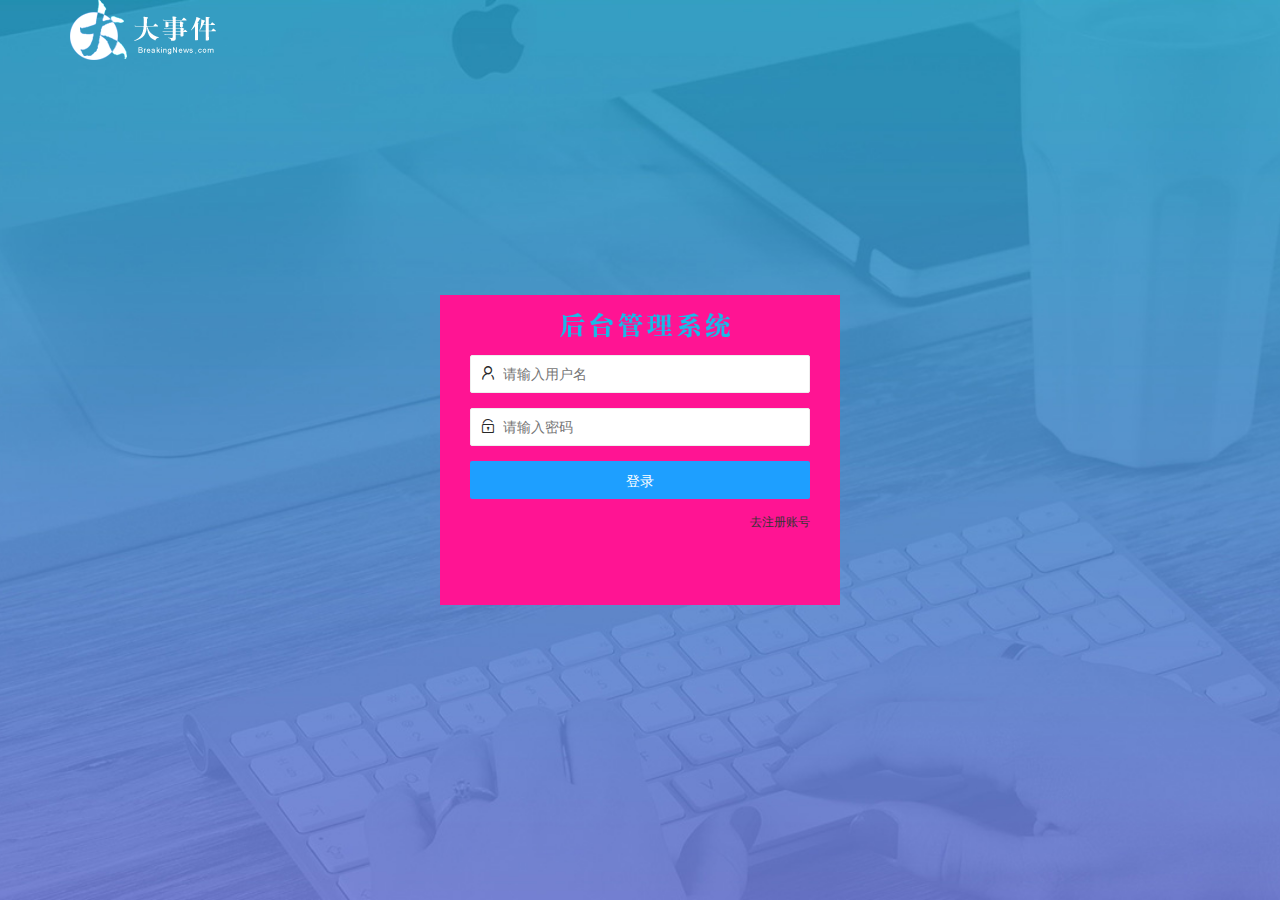
<file: login.html>
<!DOCTYPE html>
<html lang="en">

<head>
    <meta charset="UTF-8">
    <meta http-equiv="X-UA-Compatible" content="IE=edge">
    <meta name="viewport" content="width=device-width, initial-scale=1.0">
    <title>大事件后台管理</title>
    <!-- 导入登陆页面样式文件 -->
    <link rel="stylesheet" href="./assets/css/login.css">
    <!-- 导入layui样式表 -->
    <link rel="stylesheet" href="./assets/lib/layui/css/layui.css">
</head>

<body>
    <!-- 头部的大logo区域 -->
    <div class="layui-main">
        <img src="./assets/images/logo.png" alt="图片加载失败！">
    </div>

    <!-- 登陆注册区域 -->
    <div class="loginAndReg">
        <!-- 登陆区域的标题 -->
        <div class="title-box"></div>
        <!-- 登陆的div -->
        <div class="login-box">
            <!-- 登陆的表单 -->
            <form class="layui-form" id="form_login">
                <!-- 用户名 -->
                <div class="layui-form-item">
                    <i class="layui-icon layui-icon-username"></i> 
                    <input type="text" name="username" required lay-verify="required" placeholder="请输入用户名" autocomplete="off" class="layui-input">
                </div>
                <!-- 密码 -->
                <div class="layui-form-item">
                    <i class="layui-icon layui-icon-password"></i> 
                    <input type="password" name="password" required lay-verify="required|pwd" placeholder="请输入密码" autocomplete="off" class="layui-input">
                </div>
                <!-- 登录按钮 -->
                <div class="layui-form-item">
                    <button class="layui-btn  layui-btn-normal layui-btn-fluid" lay-submit lay-filter="formDemo">登录</button>
                </div>
                <div class="layui-form-item linksreg">
                    <a href="javascript:;" id="link_reg">去注册账号</a>
                </div>
            </form>

        </div>
        <!-- 注册的div -->
        <div class="reg-box">
            <!-- 注册页面表单 -->
            <form class="layui-form" id="form_reg">
                <!-- 用户名 -->
                <div class="layui-form-item">
                    <i class="layui-icon layui-icon-username"></i> 
                    <input type="text" name="username" required lay-verify="required" placeholder="请输入用户名" autocomplete="off" class="layui-input">
                </div>
                <!-- 密码 -->
                <div class="layui-form-item">
                    <i class="layui-icon layui-icon-password"></i> 
                    <input type="password" name="password" required lay-verify="required|pwd" placeholder="请输入密码" autocomplete="off" class="layui-input">
                </div>
                <!-- 密码确认 -->
                <div class="layui-form-item">
                    <i class="layui-icon layui-icon-password"></i> 
                    <input type="password" name="repassword" required lay-verify="required|pwd|repwd" placeholder="请再次确认密码" autocomplete="off" class="layui-input">
                </div>
                <!-- 注册按钮 -->
                <div class="layui-form-item">
                    <button class="layui-btn  layui-btn-normal layui-btn-fluid" lay-submit lay-filter="formDemo">注册</button>
                </div>
                <div class="layui-form-item linksreg">
                    <a href="javascript:;" id="link_login">去登陆</a>
                </div>
            </form>
        </div>

    </div>
    <!-- 导入layui的js文件 -->
    <script src="./assets/lib/layui/layui.js"></script>
    <!-- 导入jquery文件 -->
    <script src="./assets/lib/jquery.js"></script>
    <!-- 导入自己封装的baseAPI，拼接url地址 -->
    <script src="./assets/js/baseAPI.js"></script>
    <!-- 导入自己的login.js文件 -->
    <script src="./assets/js/login.js"></script>
</body>

</html>
</file>
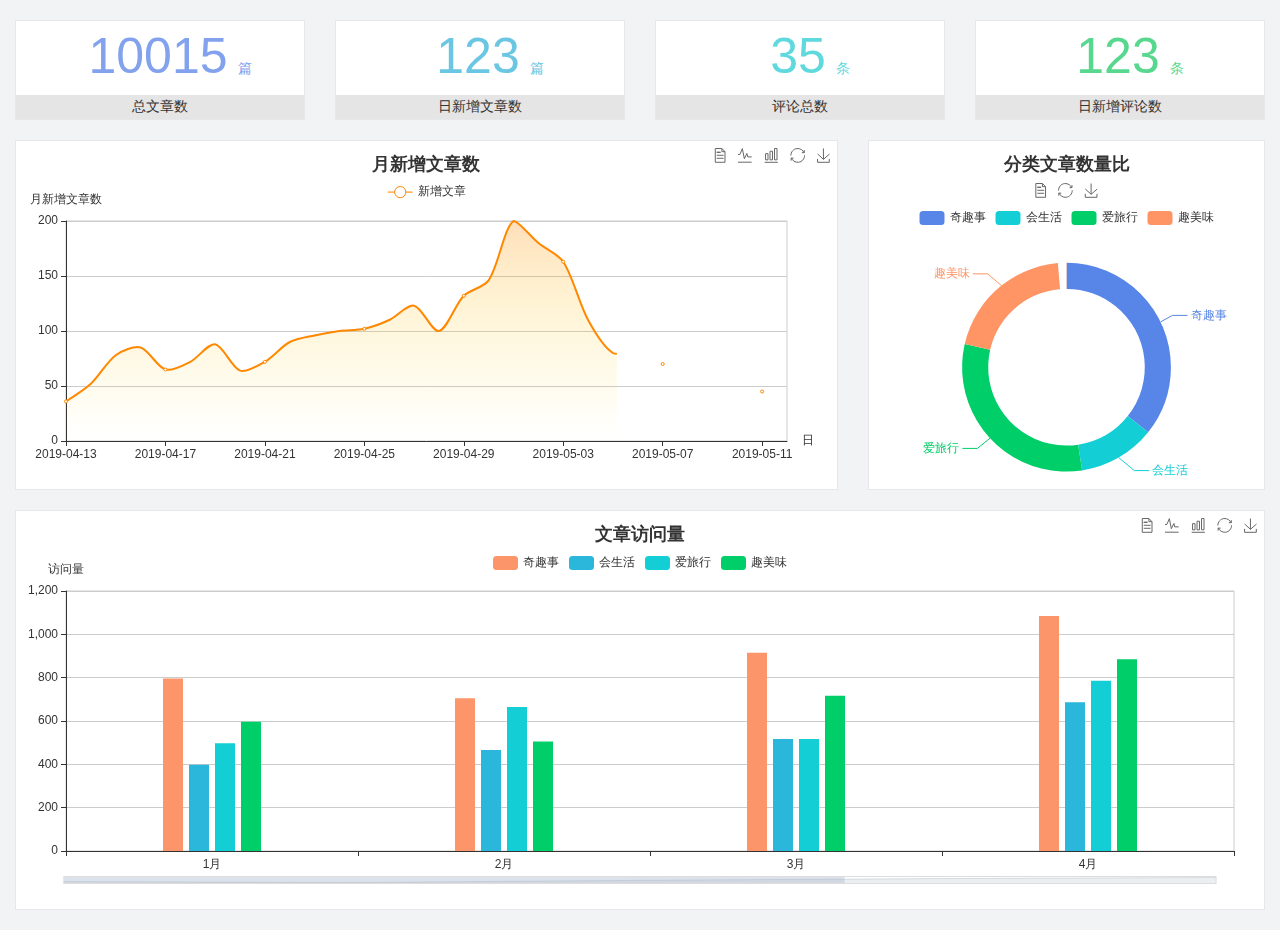
<file: home/dashboard.html>
<!DOCTYPE html>
<html lang="en">

<head>
  <meta charset="UTF-8">
  <meta name="viewport" content="width=device-width, initial-scale=1.0">
  <meta http-equiv="X-UA-Compatible" content="ie=edge">
  <title>图表统计</title>
  <link rel="stylesheet" href="../../assets/lib/bootstrap.css" />
  <link rel="stylesheet" href="../../assets/lib/main.css" />
  <script src="../../assets/lib/jquery.js"></script>
  <script type="text/javascript" src="../../assets/lib/echarts.min.js"></script>
</head>

<body>
  <div class="container-fluid">
    <div class="row spannel_list">
      <div class="col-sm-3 col-xs-6">
        <div class="spannel">
          <em>10015</em><span>篇</span>
          <b>总文章数</b>
        </div>
      </div>
      <div class="col-sm-3 col-xs-6">
        <div class="spannel scolor01">
          <em>123</em><span>篇</span>
          <b>日新增文章数</b>
        </div>
      </div>
      <div class="col-sm-3 col-xs-6">
        <div class="spannel scolor02">
          <em>35</em><span>条</span>
          <b>评论总数</b>
        </div>
      </div>
      <div class="col-sm-3 col-xs-6">
        <div class="spannel scolor03">
          <em>123</em><span>条</span>
          <b>日新增评论数</b>
        </div>
      </div>
    </div>
  </div>

  <div class="container-fluid">
    <div class="row curve-pie">
      <div class="col-lg-8 col-md-8">
        <div class="gragh_pannel" id="curve_show"></div>
      </div>
      <div class="col-lg-4 col-md-4">
        <div class="gragh_pannel" id="pie_show"></div>
      </div>
    </div>
  </div>

  <div class="container-fluid">
    <div class="column_pannel" id="column_show"></div>
  </div>

  <script>
    var oChart = echarts.init(document.getElementById('curve_show'));
    var aList_all = [
      { 'count': 36, 'date': '2019-04-13' },
      { 'count': 52, 'date': '2019-04-14' },
      { 'count': 78, 'date': '2019-04-15' },
      { 'count': 85, 'date': '2019-04-16' },
      { 'count': 65, 'date': '2019-04-17' },
      { 'count': 72, 'date': '2019-04-18' },
      { 'count': 88, 'date': '2019-04-19' },
      { 'count': 64, 'date': '2019-04-20' },
      { 'count': 72, 'date': '2019-04-21' },
      { 'count': 90, 'date': '2019-04-22' },
      { 'count': 96, 'date': '2019-04-23' },
      { 'count': 100, 'date': '2019-04-24' },
      { 'count': 102, 'date': '2019-04-25' },
      { 'count': 110, 'date': '2019-04-26' },
      { 'count': 123, 'date': '2019-04-27' },
      { 'count': 100, 'date': '2019-04-28' },
      { 'count': 132, 'date': '2019-04-29' },
      { 'count': 146, 'date': '2019-04-30' },
      { 'count': 200, 'date': '2019-05-01' },
      { 'count': 180, 'date': '2019-05-02' },
      { 'count': 163, 'date': '2019-05-03' },
      { 'count': 110, 'date': '2019-05-04' },
      { 'count': 80, 'date': '2019-05-05' },
      { 'count': 82, 'date': '2019-05-06' },
      { 'count': 70, 'date': '2019-05-07' },
      { 'count': 65, 'date': '2019-05-08' },
      { 'count': 54, 'date': '2019-05-09' },
      { 'count': 40, 'date': '2019-05-10' },
      { 'count': 45, 'date': '2019-05-11' },
      { 'count': 38, 'date': '2019-05-12' },
    ];

    let aCount = [];
    let aDate = [];

    for (var i = 0; i < aList_all.length; i++) {
      aCount.push(aList_all[i].count);
      aDate.push(aList_all[i].date);
    }

    var chartopt = {
      title: {
        text: '月新增文章数',
        left: 'center',
        top: '10'
      },
      tooltip: {
        trigger: 'axis'
      },
      legend: {
        data: ['新增文章'],
        top: '40'
      },
      toolbox: {
        show: true,
        feature: {
          mark: { show: true },
          dataView: { show: true, readOnly: false },
          magicType: { show: true, type: ['line', 'bar'] },
          restore: { show: true },
          saveAsImage: { show: true }
        }
      },
      calculable: true,
      xAxis: [
        {
          name: '日',
          type: 'category',
          boundaryGap: false,
          data: aDate
        }
      ],
      yAxis: [
        {
          name: '月新增文章数',
          type: 'value'
        }
      ],
      series: [
        {
          name: '新增文章',
          type: 'line',
          smooth: true,
          itemStyle: { normal: { areaStyle: { type: 'default' }, color: '#f80' }, lineStyle: { color: '#f80' } },
          data: aCount
        }],
      areaStyle: {
        normal: {
          color: new echarts.graphic.LinearGradient(0, 0, 0, 1, [{
            offset: 0,
            color: 'rgba(255,136,0,0.39)'
          }, {
            offset: .34,
            color: 'rgba(255,180,0,0.25)'
          }, {
            offset: 1,
            color: 'rgba(255,222,0,0.00)'
          }])

        }
      },
      grid: {
        show: true,
        x: 50,
        x2: 50,
        y: 80,
        height: 220
      }
    };

    oChart.setOption(chartopt);


    var oPie = echarts.init(document.getElementById('pie_show'));
    var oPieopt =
    {
      title: {
        top: 10,
        text: '分类文章数量比',
        x: 'center'
      },
      tooltip: {
        trigger: 'item',
        formatter: "{a} <br/>{b} : {c} ({d}%)"
      },
      color: ['#5885e8', '#13cfd5', '#00ce68', '#ff9565'],
      legend: {
        x: 'center',
        top: 65,
        data: ['奇趣事', '会生活', '爱旅行', '趣美味']
      },
      toolbox: {
        show: true,
        x: 'center',
        top: 35,
        feature: {
          mark: { show: true },
          dataView: { show: true, readOnly: false },
          magicType: {
            show: true,
            type: ['pie', 'funnel'],
            option: {
              funnel: {
                x: '25%',
                width: '50%',
                funnelAlign: 'left',
                max: 1548
              }
            }
          },
          restore: { show: true },
          saveAsImage: { show: true }
        }
      },
      calculable: true,
      series: [
        {
          name: '访问来源',
          type: 'pie',
          radius: ['45%', '60%'],
          center: ['50%', '65%'],
          data: [
            { value: 300, name: '奇趣事' },
            { value: 100, name: '会生活' },
            { value: 260, name: '爱旅行' },
            { value: 180, name: '趣美味' }
          ]
        }
      ]
    };
    oPie.setOption(oPieopt);



    var oColumn = this.echarts.init(document.getElementById('column_show'));
    var oColumnopt =
    {
      title: {
        text: '文章访问量',
        left: 'center',
        top: '10'
      },
      tooltip: {
        trigger: 'axis'
      },
      legend: {
        data: ['奇趣事', '会生活', '爱旅行', '趣美味'],
        top: '40'
      },
      toolbox: {
        show: true,
        feature: {
          mark: { show: true },
          dataView: { show: true, readOnly: false },
          magicType: { show: true, type: ['line', 'bar'] },
          restore: { show: true },
          saveAsImage: { show: true }
        }
      },
      calculable: true,
      xAxis: [
        {
          type: 'category',
          data: ['1月', '2月', '3月', '4月', '5月']
        }
      ],
      yAxis: [
        {
          name: '访问量',
          type: 'value'
        }
      ],
      series: [
        {
          name: '奇趣事',
          type: 'bar',
          barWidth: 20,
          itemStyle: {
            normal: { areaStyle: { type: 'default' }, color: '#fd956a' }
          },
          data: [800, 708, 920, 1090, 1200]
        },
        {
          name: '会生活',
          type: 'bar',
          barWidth: 20,
          itemStyle: {
            normal: { areaStyle: { type: 'default' }, color: '#2bb6db' }
          },
          data: [400, 468, 520, 690, 800]
        },
        {
          name: '爱旅行',
          type: 'bar',
          barWidth: 20,
          itemStyle: {
            normal: { areaStyle: { type: 'default' }, color: '#13cfd5' }
          },
          data: [500, 668, 520, 790, 900]
        },
        {
          name: '趣美味',
          type: 'bar',
          barWidth: 20,
          itemStyle: {
            normal: { areaStyle: { type: 'default' }, color: '#00ce68' }
          },
          data: [600, 508, 720, 890, 1000]
        }
      ],
      grid: {
        show: true,
        x: 50,
        x2: 30,
        y: 80,
        height: 260
      },
      dataZoom: [//给x轴设置滚动条
        {
          start: 0,//默认为0
          end: 100 - 1000 / 31,//默认为100
          type: 'slider',
          show: true,
          xAxisIndex: [0],
          handleSize: 0,//滑动条的 左右2个滑动条的大小
          height: 8,//组件高度
          left: 45, //左边的距离
          right: 50,//右边的距离
          bottom: 26,//右边的距离
          handleColor: '#ddd',//h滑动图标的颜色
          handleStyle: {
            borderColor: "#cacaca",
            borderWidth: "1",
            shadowBlur: 2,
            background: "#ddd",
            shadowColor: "#ddd",
          }
        }]
    };
    oColumn.setOption(oColumnopt);
  </script>
</body>

</html>
</file>
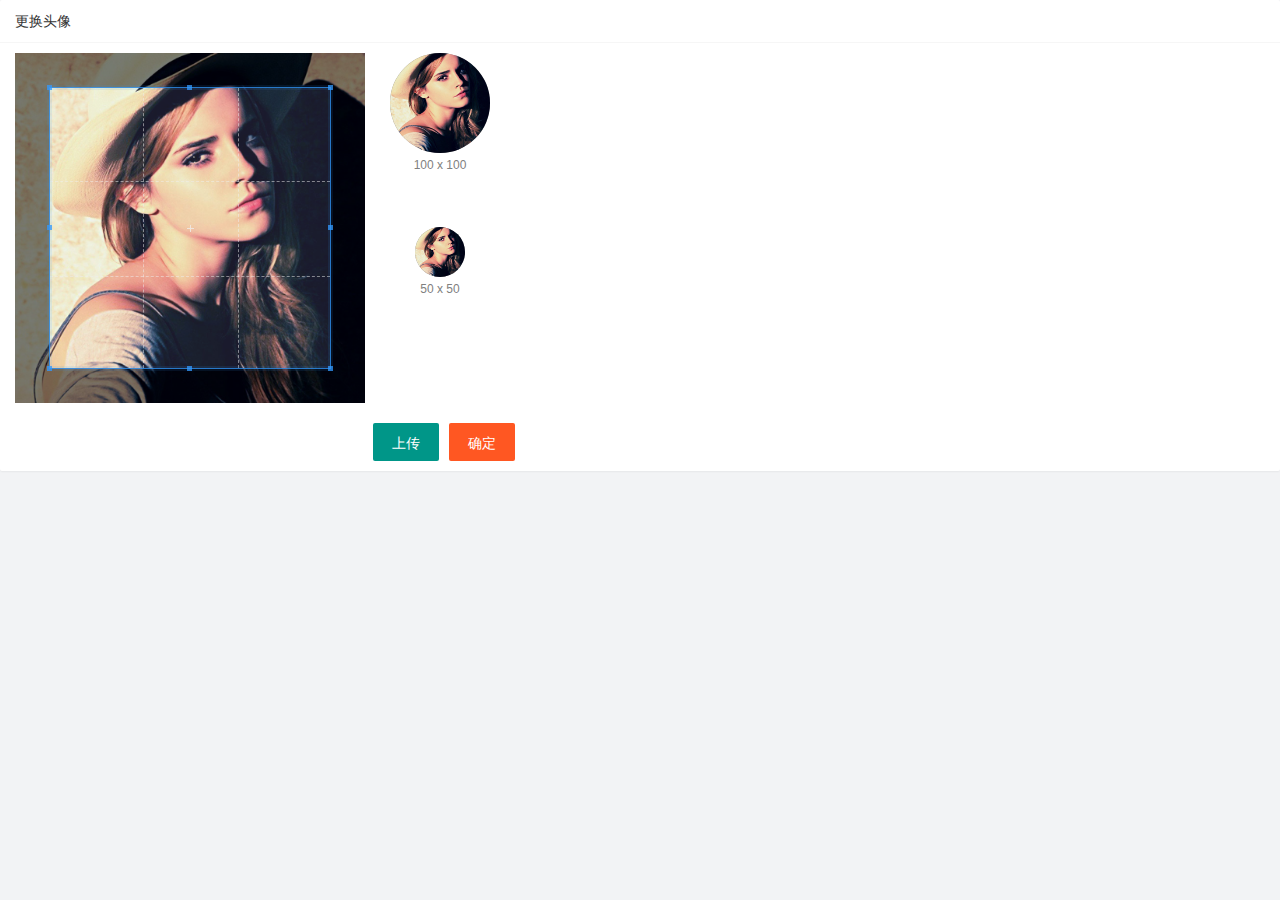
<file: user/user_avatar.html>
<!DOCTYPE html>
<html lang="en">

<head>
    <meta charset="UTF-8">
    <meta http-equiv="X-UA-Compatible" content="IE=edge">
    <meta name="viewport" content="width=device-width, initial-scale=1.0">
    <title>Document</title>
    <link rel="stylesheet" href="../assets/lib/layui/css/layui.css">
    <!-- 图片裁剪工具 -->
    <link rel="stylesheet" href="../assets/lib/cropper/cropper.css">
    <link rel="stylesheet" href="../assets/css/user/user_avatar.css">

</head>

<body>
    <div class="layui-card">
        <div class="layui-card-header">更换头像</div>
        <div class="layui-card-body">
            <!-- 第一行的图片裁剪和预览区域 -->
            <div class="row1">
                <!-- 图片裁剪区域 -->
                <div class="cropper-box">
                    <!-- 这个 img 标签很重要，将来会把它初始化为裁剪区域 -->
                    <img id="image" src="/assets/images/sample.jpg" />
                </div>
                <!-- 图片的预览区域 -->
                <div class="preview-box">
                    <div>
                        <!-- 宽高为 100px 的预览区域 -->
                        <div class="img-preview w100"></div>
                        <p class="size">100 x 100</p>
                    </div>
                    <div>
                        <!-- 宽高为 50px 的预览区域 -->
                        <div class="img-preview w50"></div>
                        <p class="size">50 x 50</p>
                    </div>
                </div>
            </div>
            <!-- 第二行的按钮区域 -->
            <div class="row2">
                <!-- 定义一个文件选择框 -->
                <!-- 通过accept属性可以指定用户选择什么类型的文件 -->
                <input type="file" id="file" accept="image/png,image/jpeg,image/jpg">
                <button type="button" class="layui-btn" id="btnChose">上传</button>
                <button type="button" class="layui-btn layui-btn-danger" id="btnUpload">确定</button>
            </div>
        </div>
    </div>
    <!-- 导入js文件 -->
    <script src="../assets/lib/jquery.js"></script>
    <script src="../assets/lib/layui/layui.js"></script>
    <!-- 必须保证这样的数据 -->
    <script src="../assets/lib/cropper/Cropper.js"></script>
    <script src="../assets/lib/cropper/jquery-cropper.js"></script>
    <script src="../assets/js/baseAPI.js"></script>
    <script src="../assets/js/user_avatar.js"></script>
</body>

</html>
</file>
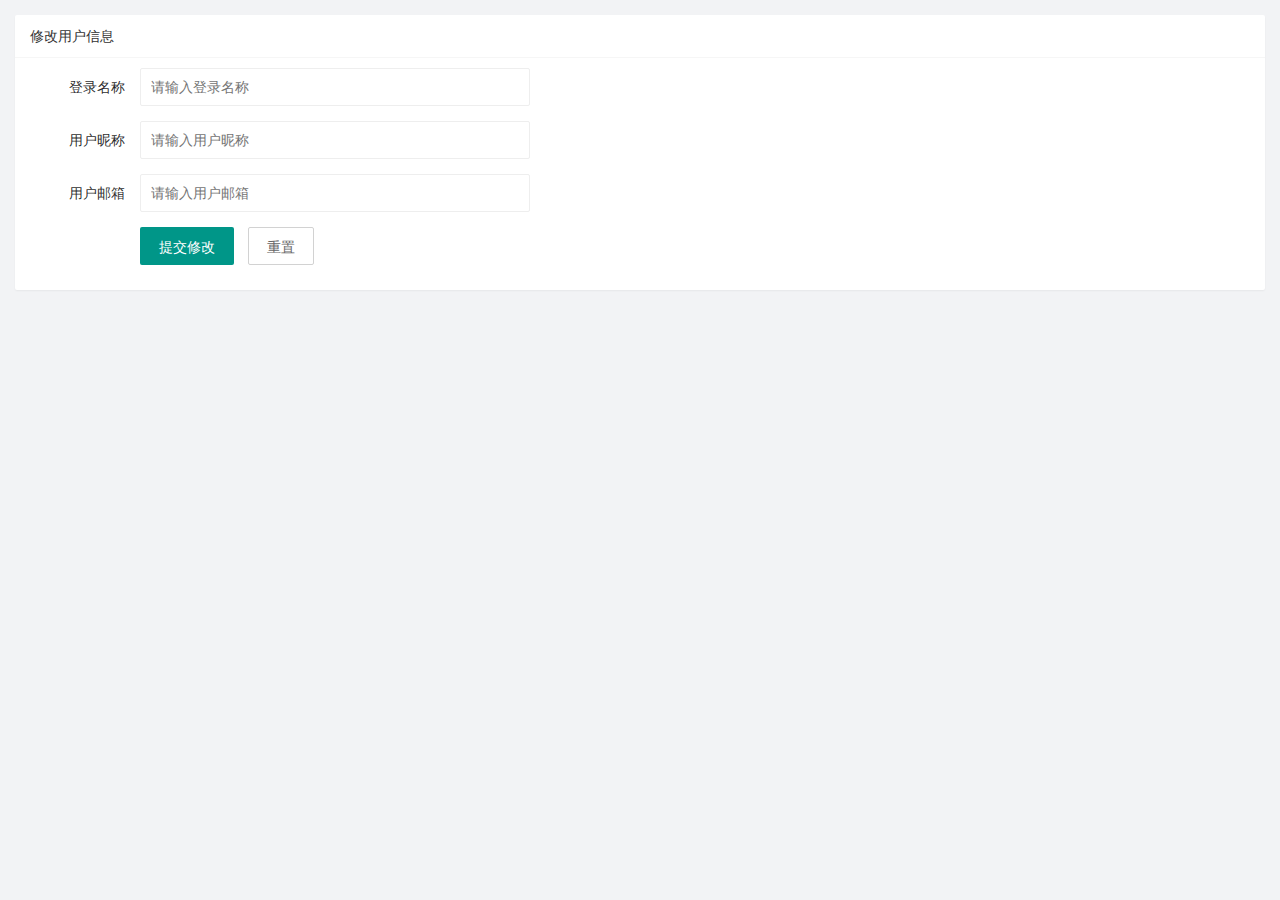
<file: user/user_info.html>
<!DOCTYPE html>
<html lang="en">

<head>
    <meta charset="UTF-8">
    <meta http-equiv="X-UA-Compatible" content="IE=edge">
    <meta name="viewport" content="width=device-width, initial-scale=1.0">
    <title>Document</title>
    <link rel="stylesheet" href="../assets/lib/layui/css/layui.css">
    <link rel="stylesheet" href="../assets/css/user/user_info.css">
</head>

<body>
    <div class="layui-card">
        <div class="layui-card-header">修改用户信息</div>
        <div class="layui-card-body">
            <form class="layui-form" lay-filter="formUserInfo" id="userInfoForm">
                <!-- 隐藏于用来保存id -->
                <input type="hidden" name="id">
                <div class="layui-form-item">
                  <label class="layui-form-label">登录名称</label>
                  <div class="layui-input-block">
                    <input type="text" name="username" required  lay-verify="required" placeholder="请输入登录名称" autocomplete="off" class="layui-input" readonly>
                  </div>
                </div>
                <div class="layui-form-item">
                    <label class="layui-form-label">用户昵称</label>
                    <div class="layui-input-block">
                      <input type="text" name="nickname" required  lay-verify="required|nickname" placeholder="请输入用户昵称" autocomplete="off" class="layui-input">
                    </div>
                  </div>
                  <div class="layui-form-item">
                    <label class="layui-form-label">用户邮箱</label>
                    <div class="layui-input-block">
                      <input type="text" name="email" required  lay-verify="required|email" placeholder="请输入用户邮箱" autocomplete="off" class="layui-input">
                    </div>
                  </div>
                  <div class="layui-form-item">
                    <div class="layui-input-block">
                      <button class="layui-btn" lay-submit lay-filter="formDemo">提交修改</button>
                      <button type="reset" class="layui-btn layui-btn-primary" id="btnReset">重置</button>
                    </div>
                  </div>
            </form>
        </div>
    </div>
    <script src="../assets/lib/layui/layui.js"></script>
    <script src="../assets/lib/jquery.js"></script>
    <script src="../assets/js/baseAPI.js"></script>
    <script src="../assets/js/user_info.js"></script>
</body>

</html>
</file>
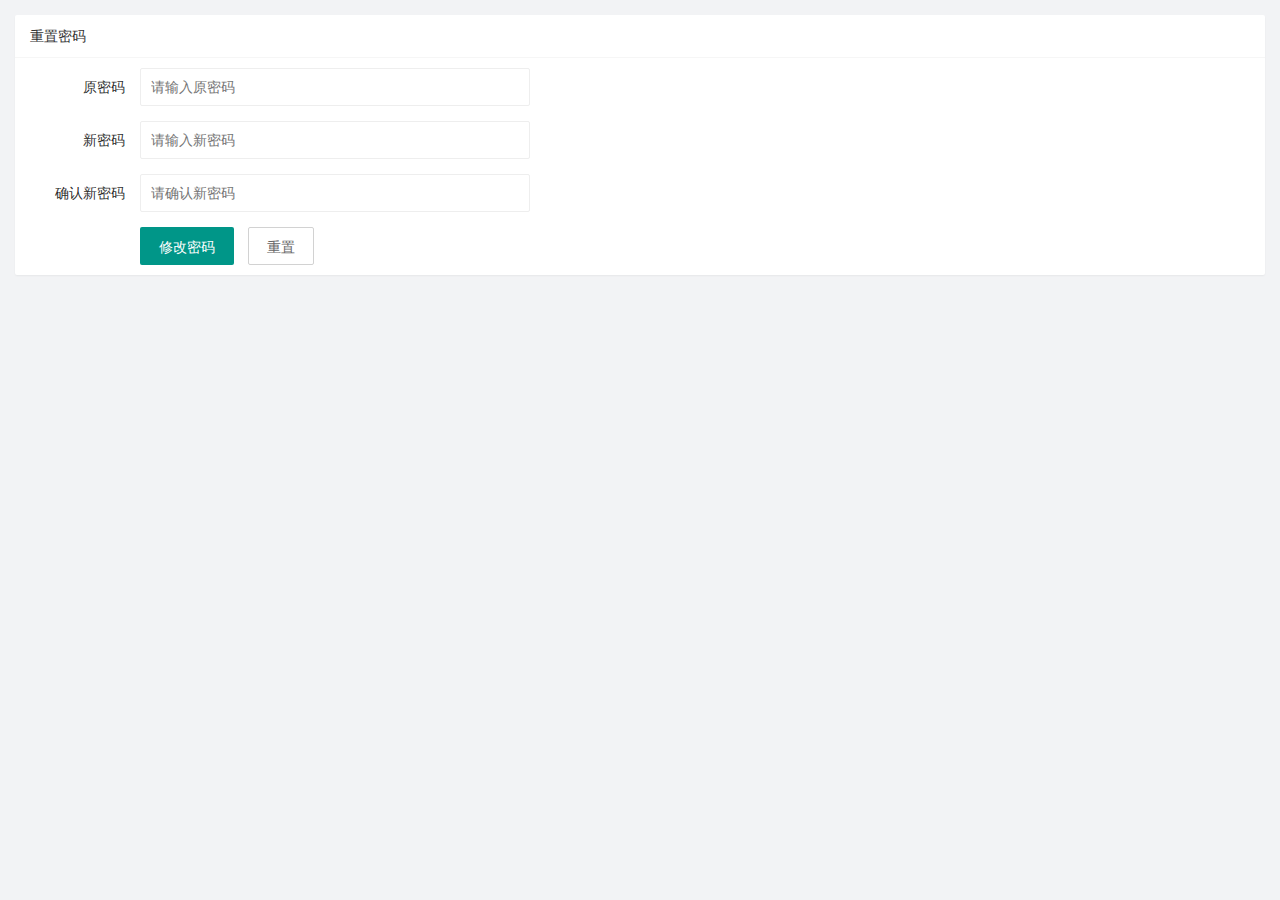
<file: user/user_pwd.html>
<!DOCTYPE html>
<html lang="en">

<head>
    <meta charset="UTF-8">
    <meta http-equiv="X-UA-Compatible" content="IE=edge">
    <meta name="viewport" content="width=device-width, initial-scale=1.0">
    <title>Document</title>
    <link rel="stylesheet" href="../assets/lib/layui/css/layui.css">
    <link rel="stylesheet" href="../assets/css/user/user_pwd.css">
</head>

<body>
    <!-- 卡片区域 -->
    <div class="layui-card">
        <div class="layui-card-header">重置密码</div>
        <div class="layui-card-body">
            <form class="layui-form" action="">
                <div class="layui-form-item">
                  <label class="layui-form-label">原密码</label>
                  <div class="layui-input-block">
                    <input type="text" name="oldPwd" required  lay-verify="required|pwd" placeholder="请输入原密码" autocomplete="off" class="layui-input">
                  </div>
                </div>
                <div class="layui-form-item">
                    <label class="layui-form-label">新密码</label>
                    <div class="layui-input-block">
                      <input type="password" name="newPwd" required  lay-verify="required|pwd|samePwd" placeholder="请输入新密码" autocomplete="off" class="layui-input">
                    </div>
                  </div>
                  <div class="layui-form-item">
                    <label class="layui-form-label">确认新密码</label>
                    <div class="layui-input-block">
                      <input type="password" name="rePwd" required  lay-verify="required|pwd|confirmPwd" placeholder="请确认新密码" autocomplete="off" class="layui-input">
                    </div>
                  </div>
                  <div class="layui-input-block">
                    <button class="layui-btn" lay-submit lay-filter="formDemo">修改密码</button>
                    <button type="reset" class="layui-btn layui-btn-primary">重置</button>
                  </div>
            </form>
        </div>
    </div>
    <script src="../assets/lib/layui/layui.js"></script>
    <script src="../assets/lib/jquery.js"></script>
    <script src="../assets/js/baseAPI.js"></script>
    <script src="../assets/js/user_pwd.js"></script>
</body>

</html>
</file>
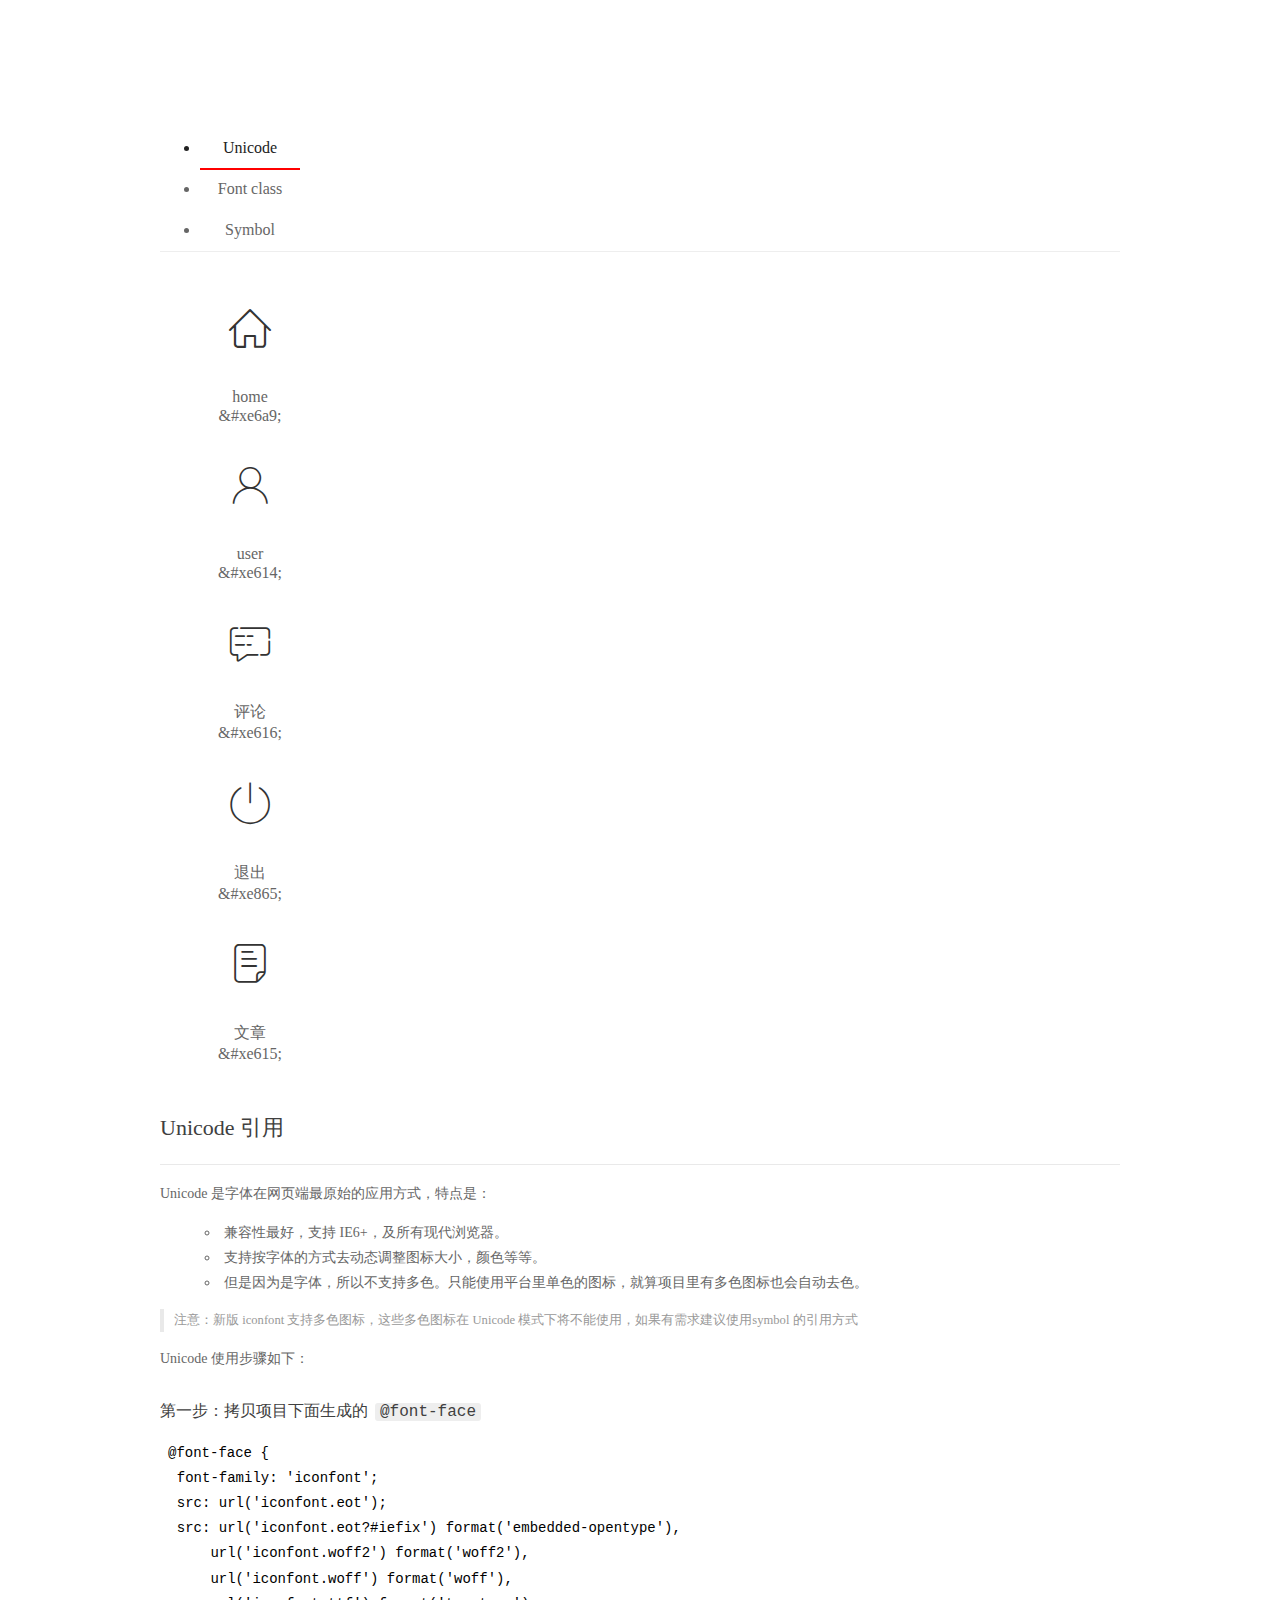
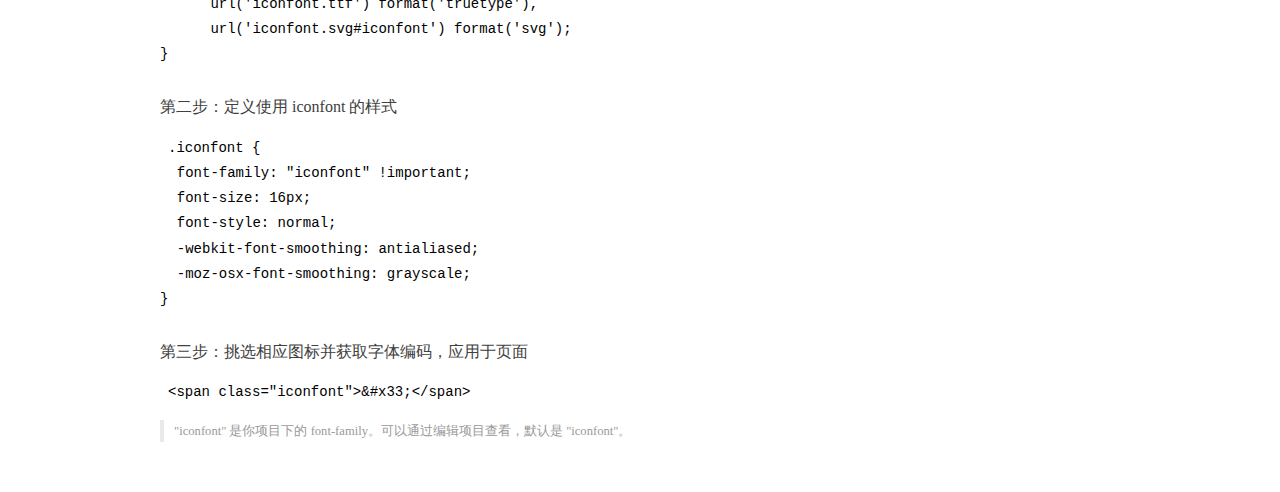
<file: assets/fonts/demo_index.html>
<!DOCTYPE html>
<html>
<head>
  <meta charset="utf-8"/>
  <title>IconFont Demo</title>
  <link rel="shortcut icon" href="https://gtms04.alicdn.com/tps/i4/TB1_oz6GVXXXXaFXpXXJDFnIXXX-64-64.ico" type="image/x-icon"/>
  <link rel="stylesheet" href="https://g.alicdn.com/thx/cube/1.3.2/cube.min.css">
  <link rel="stylesheet" href="demo.css">
  <link rel="stylesheet" href="iconfont.css">
  <script src="iconfont.js"></script>
  <!-- jQuery -->
  <script src="https://a1.alicdn.com/oss/uploads/2018/12/26/7bfddb60-08e8-11e9-9b04-53e73bb6408b.js"></script>
  <!-- 代码高亮 -->
  <script src="https://a1.alicdn.com/oss/uploads/2018/12/26/a3f714d0-08e6-11e9-8a15-ebf944d7534c.js"></script>
</head>
<body>
  <div class="main">
    <h1 class="logo"><a href="https://www.iconfont.cn/" title="iconfont 首页" target="_blank">&#xe86b;</a></h1>
    <div class="nav-tabs">
      <ul id="tabs" class="dib-box">
        <li class="dib active"><span>Unicode</span></li>
        <li class="dib"><span>Font class</span></li>
        <li class="dib"><span>Symbol</span></li>
      </ul>
      
    </div>
    <div class="tab-container">
      <div class="content unicode" style="display: block;">
          <ul class="icon_lists dib-box">
          
            <li class="dib">
              <span class="icon iconfont">&#xe6a9;</span>
                <div class="name">home</div>
                <div class="code-name">&amp;#xe6a9;</div>
              </li>
          
            <li class="dib">
              <span class="icon iconfont">&#xe614;</span>
                <div class="name">user</div>
                <div class="code-name">&amp;#xe614;</div>
              </li>
          
            <li class="dib">
              <span class="icon iconfont">&#xe616;</span>
                <div class="name">评论</div>
                <div class="code-name">&amp;#xe616;</div>
              </li>
          
            <li class="dib">
              <span class="icon iconfont">&#xe865;</span>
                <div class="name">退出</div>
                <div class="code-name">&amp;#xe865;</div>
              </li>
          
            <li class="dib">
              <span class="icon iconfont">&#xe615;</span>
                <div class="name">文章</div>
                <div class="code-name">&amp;#xe615;</div>
              </li>
          
          </ul>
          <div class="article markdown">
          <h2 id="unicode-">Unicode 引用</h2>
          <hr>

          <p>Unicode 是字体在网页端最原始的应用方式，特点是：</p>
          <ul>
            <li>兼容性最好，支持 IE6+，及所有现代浏览器。</li>
            <li>支持按字体的方式去动态调整图标大小，颜色等等。</li>
            <li>但是因为是字体，所以不支持多色。只能使用平台里单色的图标，就算项目里有多色图标也会自动去色。</li>
          </ul>
          <blockquote>
            <p>注意：新版 iconfont 支持多色图标，这些多色图标在 Unicode 模式下将不能使用，如果有需求建议使用symbol 的引用方式</p>
          </blockquote>
          <p>Unicode 使用步骤如下：</p>
          <h3 id="-font-face">第一步：拷贝项目下面生成的 <code>@font-face</code></h3>
<pre><code class="language-css"
>@font-face {
  font-family: 'iconfont';
  src: url('iconfont.eot');
  src: url('iconfont.eot?#iefix') format('embedded-opentype'),
      url('iconfont.woff2') format('woff2'),
      url('iconfont.woff') format('woff'),
      url('iconfont.ttf') format('truetype'),
      url('iconfont.svg#iconfont') format('svg');
}
</code></pre>
          <h3 id="-iconfont-">第二步：定义使用 iconfont 的样式</h3>
<pre><code class="language-css"
>.iconfont {
  font-family: "iconfont" !important;
  font-size: 16px;
  font-style: normal;
  -webkit-font-smoothing: antialiased;
  -moz-osx-font-smoothing: grayscale;
}
</code></pre>
          <h3 id="-">第三步：挑选相应图标并获取字体编码，应用于页面</h3>
<pre>
<code class="language-html"
>&lt;span class="iconfont"&gt;&amp;#x33;&lt;/span&gt;
</code></pre>
          <blockquote>
            <p>"iconfont" 是你项目下的 font-family。可以通过编辑项目查看，默认是 "iconfont"。</p>
          </blockquote>
          </div>
      </div>
      <div class="content font-class">
        <ul class="icon_lists dib-box">
          
          <li class="dib">
            <span class="icon iconfont icon-home"></span>
            <div class="name">
              home
            </div>
            <div class="code-name">.icon-home
            </div>
          </li>
          
          <li class="dib">
            <span class="icon iconfont icon-user"></span>
            <div class="name">
              user
            </div>
            <div class="code-name">.icon-user
            </div>
          </li>
          
          <li class="dib">
            <span class="icon iconfont icon-pinglun"></span>
            <div class="name">
              评论
            </div>
            <div class="code-name">.icon-pinglun
            </div>
          </li>
          
          <li class="dib">
            <span class="icon iconfont icon-tuichu"></span>
            <div class="name">
              退出
            </div>
            <div class="code-name">.icon-tuichu
            </div>
          </li>
          
          <li class="dib">
            <span class="icon iconfont icon-16"></span>
            <div class="name">
              文章
            </div>
            <div class="code-name">.icon-16
            </div>
          </li>
          
        </ul>
        <div class="article markdown">
        <h2 id="font-class-">font-class 引用</h2>
        <hr>

        <p>font-class 是 Unicode 使用方式的一种变种，主要是解决 Unicode 书写不直观，语意不明确的问题。</p>
        <p>与 Unicode 使用方式相比，具有如下特点：</p>
        <ul>
          <li>兼容性良好，支持 IE8+，及所有现代浏览器。</li>
          <li>相比于 Unicode 语意明确，书写更直观。可以很容易分辨这个 icon 是什么。</li>
          <li>因为使用 class 来定义图标，所以当要替换图标时，只需要修改 class 里面的 Unicode 引用。</li>
          <li>不过因为本质上还是使用的字体，所以多色图标还是不支持的。</li>
        </ul>
        <p>使用步骤如下：</p>
        <h3 id="-fontclass-">第一步：引入项目下面生成的 fontclass 代码：</h3>
<pre><code class="language-html">&lt;link rel="stylesheet" href="./iconfont.css"&gt;
</code></pre>
        <h3 id="-">第二步：挑选相应图标并获取类名，应用于页面：</h3>
<pre><code class="language-html">&lt;span class="iconfont icon-xxx"&gt;&lt;/span&gt;
</code></pre>
        <blockquote>
          <p>"
            iconfont" 是你项目下的 font-family。可以通过编辑项目查看，默认是 "iconfont"。</p>
        </blockquote>
      </div>
      </div>
      <div class="content symbol">
          <ul class="icon_lists dib-box">
          
            <li class="dib">
                <svg class="icon svg-icon" aria-hidden="true">
                  <use xlink:href="#icon-home"></use>
                </svg>
                <div class="name">home</div>
                <div class="code-name">#icon-home</div>
            </li>
          
            <li class="dib">
                <svg class="icon svg-icon" aria-hidden="true">
                  <use xlink:href="#icon-user"></use>
                </svg>
                <div class="name">user</div>
                <div class="code-name">#icon-user</div>
            </li>
          
            <li class="dib">
                <svg class="icon svg-icon" aria-hidden="true">
                  <use xlink:href="#icon-pinglun"></use>
                </svg>
                <div class="name">评论</div>
                <div class="code-name">#icon-pinglun</div>
            </li>
          
            <li class="dib">
                <svg class="icon svg-icon" aria-hidden="true">
                  <use xlink:href="#icon-tuichu"></use>
                </svg>
                <div class="name">退出</div>
                <div class="code-name">#icon-tuichu</div>
            </li>
          
            <li class="dib">
                <svg class="icon svg-icon" aria-hidden="true">
                  <use xlink:href="#icon-16"></use>
                </svg>
                <div class="name">文章</div>
                <div class="code-name">#icon-16</div>
            </li>
          
          </ul>
          <div class="article markdown">
          <h2 id="symbol-">Symbol 引用</h2>
          <hr>

          <p>这是一种全新的使用方式，应该说这才是未来的主流，也是平台目前推荐的用法。相关介绍可以参考这篇<a href="">文章</a>
            这种用法其实是做了一个 SVG 的集合，与另外两种相比具有如下特点：</p>
          <ul>
            <li>支持多色图标了，不再受单色限制。</li>
            <li>通过一些技巧，支持像字体那样，通过 <code>font-size</code>, <code>color</code> 来调整样式。</li>
            <li>兼容性较差，支持 IE9+，及现代浏览器。</li>
            <li>浏览器渲染 SVG 的性能一般，还不如 png。</li>
          </ul>
          <p>使用步骤如下：</p>
          <h3 id="-symbol-">第一步：引入项目下面生成的 symbol 代码：</h3>
<pre><code class="language-html">&lt;script src="./iconfont.js"&gt;&lt;/script&gt;
</code></pre>
          <h3 id="-css-">第二步：加入通用 CSS 代码（引入一次就行）：</h3>
<pre><code class="language-html">&lt;style&gt;
.icon {
  width: 1em;
  height: 1em;
  vertical-align: -0.15em;
  fill: currentColor;
  overflow: hidden;
}
&lt;/style&gt;
</code></pre>
          <h3 id="-">第三步：挑选相应图标并获取类名，应用于页面：</h3>
<pre><code class="language-html">&lt;svg class="icon" aria-hidden="true"&gt;
  &lt;use xlink:href="#icon-xxx"&gt;&lt;/use&gt;
&lt;/svg&gt;
</code></pre>
          </div>
      </div>

    </div>
  </div>
  <script>
  $(document).ready(function () {
      $('.tab-container .content:first').show()

      $('#tabs li').click(function (e) {
        var tabContent = $('.tab-container .content')
        var index = $(this).index()

        if ($(this).hasClass('active')) {
          return
        } else {
          $('#tabs li').removeClass('active')
          $(this).addClass('active')

          tabContent.hide().eq(index).fadeIn()
        }
      })
    })
  </script>
</body>
</html>
</file>
<file: assets/css/login.css>
html,
body {
    padding: 0;
    margin: 0;
    height: 100%;
    width: 100%;
    background: url(../images/login_bg.jpg) no-repeat center;
    background-size: cover;
}

.loginAndReg {
    position: absolute;
    width: 400px;
    height: 310px;
    background-color: deeppink;
    top: 50%;
    left: 50%;
    transform: translate(-50%, -50%);
}

.loginAndReg .title-box {
    width: 410px;
    height: 60px;
    background: url(../images/login_title.png) no-repeat center;
}

.loginAndReg .reg-box {
    display: none;
}

.layui-form {
    padding: 0 30px;
}

.linksreg {
    display: flex;
    justify-content: flex-end;
}

.linksreg a {
    font-size: 12px;
}

.layui-form-item{
    position: relative;
}
.layui-icon{
    position: absolute;
    top: 10px;
    left: 10px;
}

.layui-input{
    padding-left: 32px!important;
}
</file>
<file: assets/lib/layui/css/layui.css>
.layui-inline,img{display:inline-block;vertical-align:middle}h1,h2,h3,h4,h5,h6{font-weight:400}a,body{color:#333}.layui-edge,.layui-header,.layui-inline,.layui-main{position:relative}.layui-edge,hr{height:0;overflow:hidden}.layui-layout-body,.layui-side,.layui-side-scroll{overflow-x:hidden}.layui-edge,.layui-elip,hr{overflow:hidden}.layui-btn,.layui-edge,.layui-inline,img{vertical-align:middle}.layui-btn,.layui-disabled,.layui-icon,.layui-unselect{-moz-user-select:none;-webkit-user-select:none;-ms-user-select:none}blockquote,body,button,dd,div,dl,dt,form,h1,h2,h3,h4,h5,h6,input,li,ol,p,pre,td,textarea,th,ul{margin:0;padding:0;-webkit-tap-highlight-color:rgba(0,0,0,0)}a:active,a:hover{outline:0}img{border:none}li{list-style:none}table{border-collapse:collapse;border-spacing:0}h4,h5,h6{font-size:100%}button,input,optgroup,option,select,textarea{font-family:inherit;font-size:inherit;font-style:inherit;font-weight:inherit;outline:0}pre{white-space:pre-wrap;white-space:-moz-pre-wrap;white-space:-pre-wrap;white-space:-o-pre-wrap;word-wrap:break-word}body{line-height:1.6;color:rgba(0,0,0,.85);font:14px Helvetica Neue,Helvetica,PingFang SC,Tahoma,Arial,sans-serif}hr{line-height:0;margin:10px 0;padding:0;border:none!important;border-bottom:1px solid #eee!important;clear:both;background:0 0}a{text-decoration:none}a:hover{color:#777}a cite{font-style:normal;*cursor:pointer}.layui-border-box,.layui-border-box *{box-sizing:border-box}.layui-box,.layui-box *{box-sizing:content-box}.layui-clear{clear:both;*zoom:1}.layui-clear:after{content:'\20';clear:both;*zoom:1;display:block;height:0}.layui-inline{*display:inline;*zoom:1}.layui-btn,.layui-btn-group,.layui-edge{display:inline-block}.layui-edge{width:0;border-width:6px;border-style:dashed;border-color:transparent}.layui-edge-top{top:-4px;border-bottom-color:#999;border-bottom-style:solid}.layui-edge-right{border-left-color:#999;border-left-style:solid}.layui-edge-bottom{top:2px;border-top-color:#999;border-top-style:solid}.layui-edge-left{border-right-color:#999;border-right-style:solid}.layui-elip{text-overflow:ellipsis;white-space:nowrap}.layui-disabled,.layui-disabled:hover{color:#d2d2d2!important;cursor:not-allowed!important}.layui-circle{border-radius:100%}.layui-show{display:block!important}.layui-hide{display:none!important}.layui-show-v{visibility:visible!important}.layui-hide-v{visibility:hidden!important}@font-face{font-family:layui-icon;src:url(../font/iconfont.eot?v=256);src:url(../font/iconfont.eot?v=256#iefix) format('embedded-opentype'),url(../font/iconfont.woff2?v=256) format('woff2'),url(../font/iconfont.woff?v=256) format('woff'),url(../font/iconfont.ttf?v=256) format('truetype'),url(../font/iconfont.svg?v=256#layui-icon) format('svg')}.layui-icon{font-family:layui-icon!important;font-size:16px;font-style:normal;-webkit-font-smoothing:antialiased;-moz-osx-font-smoothing:grayscale}.layui-icon-reply-fill:before{content:"\e611"}.layui-icon-set-fill:before{content:"\e614"}.layui-icon-menu-fill:before{content:"\e60f"}.layui-icon-search:before{content:"\e615"}.layui-icon-share:before{content:"\e641"}.layui-icon-set-sm:before{content:"\e620"}.layui-icon-engine:before{content:"\e628"}.layui-icon-close:before{content:"\1006"}.layui-icon-close-fill:before{content:"\1007"}.layui-icon-chart-screen:before{content:"\e629"}.layui-icon-star:before{content:"\e600"}.layui-icon-circle-dot:before{content:"\e617"}.layui-icon-chat:before{content:"\e606"}.layui-icon-release:before{content:"\e609"}.layui-icon-list:before{content:"\e60a"}.layui-icon-chart:before{content:"\e62c"}.layui-icon-ok-circle:before{content:"\1005"}.layui-icon-layim-theme:before{content:"\e61b"}.layui-icon-table:before{content:"\e62d"}.layui-icon-right:before{content:"\e602"}.layui-icon-left:before{content:"\e603"}.layui-icon-cart-simple:before{content:"\e698"}.layui-icon-face-cry:before{content:"\e69c"}.layui-icon-face-smile:before{content:"\e6af"}.layui-icon-survey:before{content:"\e6b2"}.layui-icon-tree:before{content:"\e62e"}.layui-icon-ie:before{content:"\e7bb"}.layui-icon-upload-circle:before{content:"\e62f"}.layui-icon-add-circle:before{content:"\e61f"}.layui-icon-download-circle:before{content:"\e601"}.layui-icon-templeate-1:before{content:"\e630"}.layui-icon-util:before{content:"\e631"}.layui-icon-face-surprised:before{content:"\e664"}.layui-icon-edit:before{content:"\e642"}.layui-icon-speaker:before{content:"\e645"}.layui-icon-down:before{content:"\e61a"}.layui-icon-file:before{content:"\e621"}.layui-icon-layouts:before{content:"\e632"}.layui-icon-rate-half:before{content:"\e6c9"}.layui-icon-add-circle-fine:before{content:"\e608"}.layui-icon-prev-circle:before{content:"\e633"}.layui-icon-read:before{content:"\e705"}.layui-icon-404:before{content:"\e61c"}.layui-icon-carousel:before{content:"\e634"}.layui-icon-help:before{content:"\e607"}.layui-icon-code-circle:before{content:"\e635"}.layui-icon-windows:before{content:"\e67f"}.layui-icon-water:before{content:"\e636"}.layui-icon-username:before{content:"\e66f"}.layui-icon-find-fill:before{content:"\e670"}.layui-icon-about:before{content:"\e60b"}.layui-icon-location:before{content:"\e715"}.layui-icon-up:before{content:"\e619"}.layui-icon-pause:before{content:"\e651"}.layui-icon-date:before{content:"\e637"}.layui-icon-layim-uploadfile:before{content:"\e61d"}.layui-icon-delete:before{content:"\e640"}.layui-icon-play:before{content:"\e652"}.layui-icon-top:before{content:"\e604"}.layui-icon-firefox:before{content:"\e686"}.layui-icon-friends:before{content:"\e612"}.layui-icon-refresh-3:before{content:"\e9aa"}.layui-icon-ok:before{content:"\e605"}.layui-icon-layer:before{content:"\e638"}.layui-icon-face-smile-fine:before{content:"\e60c"}.layui-icon-dollar:before{content:"\e659"}.layui-icon-group:before{content:"\e613"}.layui-icon-layim-download:before{content:"\e61e"}.layui-icon-picture-fine:before{content:"\e60d"}.layui-icon-link:before{content:"\e64c"}.layui-icon-diamond:before{content:"\e735"}.layui-icon-log:before{content:"\e60e"}.layui-icon-key:before{content:"\e683"}.layui-icon-rate-solid:before{content:"\e67a"}.layui-icon-fonts-del:before{content:"\e64f"}.layui-icon-unlink:before{content:"\e64d"}.layui-icon-fonts-clear:before{content:"\e639"}.layui-icon-triangle-r:before{content:"\e623"}.layui-icon-circle:before{content:"\e63f"}.layui-icon-radio:before{content:"\e643"}.layui-icon-align-center:before{content:"\e647"}.layui-icon-align-right:before{content:"\e648"}.layui-icon-align-left:before{content:"\e649"}.layui-icon-loading-1:before{content:"\e63e"}.layui-icon-return:before{content:"\e65c"}.layui-icon-fonts-strong:before{content:"\e62b"}.layui-icon-upload:before{content:"\e67c"}.layui-icon-dialogue:before{content:"\e63a"}.layui-icon-video:before{content:"\e6ed"}.layui-icon-headset:before{content:"\e6fc"}.layui-icon-cellphone-fine:before{content:"\e63b"}.layui-icon-add-1:before{content:"\e654"}.layui-icon-face-smile-b:before{content:"\e650"}.layui-icon-fonts-html:before{content:"\e64b"}.layui-icon-screen-full:before{content:"\e622"}.layui-icon-form:before{content:"\e63c"}.layui-icon-cart:before{content:"\e657"}.layui-icon-camera-fill:before{content:"\e65d"}.layui-icon-tabs:before{content:"\e62a"}.layui-icon-heart-fill:before{content:"\e68f"}.layui-icon-fonts-code:before{content:"\e64e"}.layui-icon-ios:before{content:"\e680"}.layui-icon-at:before{content:"\e687"}.layui-icon-fire:before{content:"\e756"}.layui-icon-set:before{content:"\e716"}.layui-icon-fonts-u:before{content:"\e646"}.layui-icon-triangle-d:before{content:"\e625"}.layui-icon-tips:before{content:"\e702"}.layui-icon-picture:before{content:"\e64a"}.layui-icon-more-vertical:before{content:"\e671"}.layui-icon-bluetooth:before{content:"\e689"}.layui-icon-flag:before{content:"\e66c"}.layui-icon-loading:before{content:"\e63d"}.layui-icon-fonts-i:before{content:"\e644"}.layui-icon-refresh-1:before{content:"\e666"}.layui-icon-rmb:before{content:"\e65e"}.layui-icon-addition:before{content:"\e624"}.layui-icon-home:before{content:"\e68e"}.layui-icon-time:before{content:"\e68d"}.layui-icon-user:before{content:"\e770"}.layui-icon-notice:before{content:"\e667"}.layui-icon-chrome:before{content:"\e68a"}.layui-icon-edge:before{content:"\e68b"}.layui-icon-login-weibo:before{content:"\e675"}.layui-icon-voice:before{content:"\e688"}.layui-icon-upload-drag:before{content:"\e681"}.layui-icon-login-qq:before{content:"\e676"}.layui-icon-snowflake:before{content:"\e6b1"}.layui-icon-heart:before{content:"\e68c"}.layui-icon-logout:before{content:"\e682"}.layui-icon-file-b:before{content:"\e655"}.layui-icon-template:before{content:"\e663"}.layui-icon-transfer:before{content:"\e691"}.layui-icon-auz:before{content:"\e672"}.layui-icon-console:before{content:"\e665"}.layui-icon-app:before{content:"\e653"}.layui-icon-prev:before{content:"\e65a"}.layui-icon-website:before{content:"\e7ae"}.layui-icon-next:before{content:"\e65b"}.layui-icon-component:before{content:"\e857"}.layui-icon-android:before{content:"\e684"}.layui-icon-more:before{content:"\e65f"}.layui-icon-login-wechat:before{content:"\e677"}.layui-icon-shrink-right:before{content:"\e668"}.layui-icon-spread-left:before{content:"\e66b"}.layui-icon-camera:before{content:"\e660"}.layui-icon-note:before{content:"\e66e"}.layui-icon-refresh:before{content:"\e669"}.layui-icon-female:before{content:"\e661"}.layui-icon-male:before{content:"\e662"}.layui-icon-screen-restore:before{content:"\e758"}.layui-icon-password:before{content:"\e673"}.layui-icon-senior:before{content:"\e674"}.layui-icon-theme:before{content:"\e66a"}.layui-icon-tread:before{content:"\e6c5"}.layui-icon-praise:before{content:"\e6c6"}.layui-icon-star-fill:before{content:"\e658"}.layui-icon-rate:before{content:"\e67b"}.layui-icon-template-1:before{content:"\e656"}.layui-icon-vercode:before{content:"\e679"}.layui-icon-service:before{content:"\e626"}.layui-icon-cellphone:before{content:"\e678"}.layui-icon-print:before{content:"\e66d"}.layui-icon-cols:before{content:"\e610"}.layui-icon-wifi:before{content:"\e7e0"}.layui-icon-export:before{content:"\e67d"}.layui-icon-rss:before{content:"\e808"}.layui-icon-slider:before{content:"\e714"}.layui-icon-email:before{content:"\e618"}.layui-icon-subtraction:before{content:"\e67e"}.layui-icon-mike:before{content:"\e6dc"}.layui-icon-light:before{content:"\e748"}.layui-icon-gift:before{content:"\e627"}.layui-icon-mute:before{content:"\e685"}.layui-icon-reduce-circle:before{content:"\e616"}.layui-icon-music:before{content:"\e690"}.layui-main{width:1140px;margin:0 auto}.layui-header{z-index:1000;height:60px}.layui-header a:hover{transition:all .5s;-webkit-transition:all .5s}.layui-side{position:fixed;left:0;top:0;bottom:0;z-index:999;width:200px}.layui-side-scroll{position:relative;width:220px;height:100%}.layui-body{position:relative;left:200px;right:0;top:0;bottom:0;z-index:900;width:auto;box-sizing:border-box}.layui-layout-admin .layui-header{position:fixed;top:0;left:0;right:0;background-color:#23262E}.layui-layout-admin .layui-side{top:60px;width:200px;overflow-x:hidden}.layui-layout-admin .layui-body{position:absolute;top:60px;padding-bottom:44px}.layui-layout-admin .layui-main{width:auto;margin:0 15px}.layui-layout-admin .layui-footer{position:fixed;left:200px;right:0;bottom:0;z-index:990;height:44px;line-height:44px;padding:0 15px;box-shadow:-1px 0 4px rgb(0 0 0 / 12%);background-color:#FAFAFA}.layui-layout-admin .layui-logo{position:absolute;left:0;top:0;width:200px;height:100%;line-height:60px;text-align:center;color:#009688;font-size:16px;box-shadow:0 1px 2px 0 rgb(0 0 0 / 15%)}.layui-layout-admin .layui-header .layui-nav{background:0 0}.layui-layout-left{position:absolute!important;left:200px;top:0}.layui-layout-right{position:absolute!important;right:0;top:0}.layui-container{position:relative;margin:0 auto;padding:0 15px;box-sizing:border-box}.layui-fluid{position:relative;margin:0 auto;padding:0 15px}.layui-row:after,.layui-row:before{content:"";display:block;clear:both}.layui-col-lg1,.layui-col-lg10,.layui-col-lg11,.layui-col-lg12,.layui-col-lg2,.layui-col-lg3,.layui-col-lg4,.layui-col-lg5,.layui-col-lg6,.layui-col-lg7,.layui-col-lg8,.layui-col-lg9,.layui-col-md1,.layui-col-md10,.layui-col-md11,.layui-col-md12,.layui-col-md2,.layui-col-md3,.layui-col-md4,.layui-col-md5,.layui-col-md6,.layui-col-md7,.layui-col-md8,.layui-col-md9,.layui-col-sm1,.layui-col-sm10,.layui-col-sm11,.layui-col-sm12,.layui-col-sm2,.layui-col-sm3,.layui-col-sm4,.layui-col-sm5,.layui-col-sm6,.layui-col-sm7,.layui-col-sm8,.layui-col-sm9,.layui-col-xs1,.layui-col-xs10,.layui-col-xs11,.layui-col-xs12,.layui-col-xs2,.layui-col-xs3,.layui-col-xs4,.layui-col-xs5,.layui-col-xs6,.layui-col-xs7,.layui-col-xs8,.layui-col-xs9{position:relative;display:block;box-sizing:border-box}.layui-col-xs1,.layui-col-xs10,.layui-col-xs11,.layui-col-xs12,.layui-col-xs2,.layui-col-xs3,.layui-col-xs4,.layui-col-xs5,.layui-col-xs6,.layui-col-xs7,.layui-col-xs8,.layui-col-xs9{float:left}.layui-col-xs1{width:8.33333333%}.layui-col-xs2{width:16.66666667%}.layui-col-xs3{width:25%}.layui-col-xs4{width:33.33333333%}.layui-col-xs5{width:41.66666667%}.layui-col-xs6{width:50%}.layui-col-xs7{width:58.33333333%}.layui-col-xs8{width:66.66666667%}.layui-col-xs9{width:75%}.layui-col-xs10{width:83.33333333%}.layui-col-xs11{width:91.66666667%}.layui-col-xs12{width:100%}.layui-col-xs-offset1{margin-left:8.33333333%}.layui-col-xs-offset2{margin-left:16.66666667%}.layui-col-xs-offset3{margin-left:25%}.layui-col-xs-offset4{margin-left:33.33333333%}.layui-col-xs-offset5{margin-left:41.66666667%}.layui-col-xs-offset6{margin-left:50%}.layui-col-xs-offset7{margin-left:58.33333333%}.layui-col-xs-offset8{margin-left:66.66666667%}.layui-col-xs-offset9{margin-left:75%}.layui-col-xs-offset10{margin-left:83.33333333%}.layui-col-xs-offset11{margin-left:91.66666667%}.layui-col-xs-offset12{margin-left:100%}@media screen and (max-width:768px){.layui-hide-xs{display:none!important}.layui-show-xs-block{display:block!important}.layui-show-xs-inline{display:inline!important}.layui-show-xs-inline-block{display:inline-block!important}}@media screen and (min-width:768px){.layui-container{width:750px}.layui-hide-sm{display:none!important}.layui-show-sm-block{display:block!important}.layui-show-sm-inline{display:inline!important}.layui-show-sm-inline-block{display:inline-block!important}.layui-col-sm1,.layui-col-sm10,.layui-col-sm11,.layui-col-sm12,.layui-col-sm2,.layui-col-sm3,.layui-col-sm4,.layui-col-sm5,.layui-col-sm6,.layui-col-sm7,.layui-col-sm8,.layui-col-sm9{float:left}.layui-col-sm1{width:8.33333333%}.layui-col-sm2{width:16.66666667%}.layui-col-sm3{width:25%}.layui-col-sm4{width:33.33333333%}.layui-col-sm5{width:41.66666667%}.layui-col-sm6{width:50%}.layui-col-sm7{width:58.33333333%}.layui-col-sm8{width:66.66666667%}.layui-col-sm9{width:75%}.layui-col-sm10{width:83.33333333%}.layui-col-sm11{width:91.66666667%}.layui-col-sm12{width:100%}.layui-col-sm-offset1{margin-left:8.33333333%}.layui-col-sm-offset2{margin-left:16.66666667%}.layui-col-sm-offset3{margin-left:25%}.layui-col-sm-offset4{margin-left:33.33333333%}.layui-col-sm-offset5{margin-left:41.66666667%}.layui-col-sm-offset6{margin-left:50%}.layui-col-sm-offset7{margin-left:58.33333333%}.layui-col-sm-offset8{margin-left:66.66666667%}.layui-col-sm-offset9{margin-left:75%}.layui-col-sm-offset10{margin-left:83.33333333%}.layui-col-sm-offset11{margin-left:91.66666667%}.layui-col-sm-offset12{margin-left:100%}}@media screen and (min-width:992px){.layui-container{width:970px}.layui-hide-md{display:none!important}.layui-show-md-block{display:block!important}.layui-show-md-inline{display:inline!important}.layui-show-md-inline-block{display:inline-block!important}.layui-col-md1,.layui-col-md10,.layui-col-md11,.layui-col-md12,.layui-col-md2,.layui-col-md3,.layui-col-md4,.layui-col-md5,.layui-col-md6,.layui-col-md7,.layui-col-md8,.layui-col-md9{float:left}.layui-col-md1{width:8.33333333%}.layui-col-md2{width:16.66666667%}.layui-col-md3{width:25%}.layui-col-md4{width:33.33333333%}.layui-col-md5{width:41.66666667%}.layui-col-md6{width:50%}.layui-col-md7{width:58.33333333%}.layui-col-md8{width:66.66666667%}.layui-col-md9{width:75%}.layui-col-md10{width:83.33333333%}.layui-col-md11{width:91.66666667%}.layui-col-md12{width:100%}.layui-col-md-offset1{margin-left:8.33333333%}.layui-col-md-offset2{margin-left:16.66666667%}.layui-col-md-offset3{margin-left:25%}.layui-col-md-offset4{margin-left:33.33333333%}.layui-col-md-offset5{margin-left:41.66666667%}.layui-col-md-offset6{margin-left:50%}.layui-col-md-offset7{margin-left:58.33333333%}.layui-col-md-offset8{margin-left:66.66666667%}.layui-col-md-offset9{margin-left:75%}.layui-col-md-offset10{margin-left:83.33333333%}.layui-col-md-offset11{margin-left:91.66666667%}.layui-col-md-offset12{margin-left:100%}}@media screen and (min-width:1200px){.layui-container{width:1170px}.layui-hide-lg{display:none!important}.layui-show-lg-block{display:block!important}.layui-show-lg-inline{display:inline!important}.layui-show-lg-inline-block{display:inline-block!important}.layui-col-lg1,.layui-col-lg10,.layui-col-lg11,.layui-col-lg12,.layui-col-lg2,.layui-col-lg3,.layui-col-lg4,.layui-col-lg5,.layui-col-lg6,.layui-col-lg7,.layui-col-lg8,.layui-col-lg9{float:left}.layui-col-lg1{width:8.33333333%}.layui-col-lg2{width:16.66666667%}.layui-col-lg3{width:25%}.layui-col-lg4{width:33.33333333%}.layui-col-lg5{width:41.66666667%}.layui-col-lg6{width:50%}.layui-col-lg7{width:58.33333333%}.layui-col-lg8{width:66.66666667%}.layui-col-lg9{width:75%}.layui-col-lg10{width:83.33333333%}.layui-col-lg11{width:91.66666667%}.layui-col-lg12{width:100%}.layui-col-lg-offset1{margin-left:8.33333333%}.layui-col-lg-offset2{margin-left:16.66666667%}.layui-col-lg-offset3{margin-left:25%}.layui-col-lg-offset4{margin-left:33.33333333%}.layui-col-lg-offset5{margin-left:41.66666667%}.layui-col-lg-offset6{margin-left:50%}.layui-col-lg-offset7{margin-left:58.33333333%}.layui-col-lg-offset8{margin-left:66.66666667%}.layui-col-lg-offset9{margin-left:75%}.layui-col-lg-offset10{margin-left:83.33333333%}.layui-col-lg-offset11{margin-left:91.66666667%}.layui-col-lg-offset12{margin-left:100%}}.layui-col-space1{margin:-.5px}.layui-col-space1>*{padding:.5px}.layui-col-space2{margin:-1px}.layui-col-space2>*{padding:1px}.layui-col-space4{margin:-2px}.layui-col-space4>*{padding:2px}.layui-col-space5{margin:-2.5px}.layui-col-space5>*{padding:2.5px}.layui-col-space6{margin:-3px}.layui-col-space6>*{padding:3px}.layui-col-space8{margin:-4px}.layui-col-space8>*{padding:4px}.layui-col-space10{margin:-5px}.layui-col-space10>*{padding:5px}.layui-col-space12{margin:-6px}.layui-col-space12>*{padding:6px}.layui-col-space14{margin:-7px}.layui-col-space14>*{padding:7px}.layui-col-space15{margin:-7.5px}.layui-col-space15>*{padding:7.5px}.layui-col-space16{margin:-8px}.layui-col-space16>*{padding:8px}.layui-col-space18{margin:-9px}.layui-col-space18>*{padding:9px}.layui-col-space20{margin:-10px}.layui-col-space20>*{padding:10px}.layui-col-space22{margin:-11px}.layui-col-space22>*{padding:11px}.layui-col-space24{margin:-12px}.layui-col-space24>*{padding:12px}.layui-col-space25{margin:-12.5px}.layui-col-space25>*{padding:12.5px}.layui-col-space26{margin:-13px}.layui-col-space26>*{padding:13px}.layui-col-space28{margin:-14px}.layui-col-space28>*{padding:14px}.layui-col-space30{margin:-15px}.layui-col-space30>*{padding:15px}.layui-btn,.layui-input,.layui-select,.layui-textarea,.layui-upload-button{outline:0;-webkit-appearance:none;transition:all .3s;-webkit-transition:all .3s;box-sizing:border-box}.layui-elem-quote{margin-bottom:10px;padding:15px;line-height:1.6;border-left:5px solid #5FB878;border-radius:0 2px 2px 0;background-color:#FAFAFA}.layui-quote-nm{border-style:solid;border-width:1px 1px 1px 5px;background:0 0}.layui-elem-field{margin-bottom:10px;padding:0;border-width:1px;border-style:solid}.layui-elem-field legend{margin-left:20px;padding:0 10px;font-size:20px;font-weight:300}.layui-field-title{margin:10px 0 20px;border-width:1px 0 0}.layui-field-box{padding:15px}.layui-field-title .layui-field-box{padding:10px 0}.layui-progress{position:relative;height:6px;border-radius:20px;background-color:#eee}.layui-progress-bar{position:absolute;left:0;top:0;width:0;max-width:100%;height:6px;border-radius:20px;text-align:right;background-color:#5FB878;transition:all .3s;-webkit-transition:all .3s}.layui-progress-big,.layui-progress-big .layui-progress-bar{height:18px;line-height:18px}.layui-progress-text{position:relative;top:-20px;line-height:18px;font-size:12px;color:#666}.layui-progress-big .layui-progress-text{position:static;padding:0 10px;color:#fff}.layui-collapse{border-width:1px;border-style:solid;border-radius:2px}.layui-colla-content,.layui-colla-item{border-top-width:1px;border-top-style:solid}.layui-colla-item:first-child{border-top:none}.layui-colla-title{position:relative;height:42px;line-height:42px;padding:0 15px 0 35px;color:#333;background-color:#FAFAFA;cursor:pointer;font-size:14px;overflow:hidden}.layui-colla-content{display:none;padding:10px 15px;line-height:1.6;color:#666}.layui-colla-icon{position:absolute;left:15px;top:0;font-size:14px}.layui-card-body,.layui-card-header,.layui-form-label,.layui-form-mid,.layui-form-select,.layui-input-block,.layui-input-inline,.layui-panel,.layui-textarea{position:relative}.layui-card{margin-bottom:15px;border-radius:2px;background-color:#fff;box-shadow:0 1px 2px 0 rgba(0,0,0,.05)}.layui-form-select dl,.layui-panel{box-shadow:1px 1px 4px rgb(0 0 0 / 8%)}.layui-card:last-child{margin-bottom:0}.layui-card-header{height:42px;line-height:42px;padding:0 15px;border-bottom:1px solid #f6f6f6;color:#333;border-radius:2px 2px 0 0;font-size:14px}.layui-card-body{padding:10px 15px;line-height:24px}.layui-card-body[pad15]{padding:15px}.layui-card-body[pad20]{padding:20px}.layui-card-body .layui-table{margin:5px 0}.layui-card .layui-tab{margin:0}.layui-panel{border-width:1px;border-style:solid;border-radius:2px;background-color:#fff;color:#666}.layui-bg-black,.layui-bg-blue,.layui-bg-cyan,.layui-bg-green,.layui-bg-orange,.layui-bg-red{color:#fff!important}.layui-panel-window{position:relative;padding:15px;border-radius:0;border-top:5px solid #eee;background-color:#fff}.layui-border,.layui-border-black,.layui-border-blue,.layui-border-cyan,.layui-border-green,.layui-border-orange,.layui-border-red{border-width:1px;border-style:solid}.layui-auxiliar-moving{position:fixed;left:0;right:0;top:0;bottom:0;width:100%;height:100%;background:0 0;z-index:9999999999}.layui-bg-red{background-color:#FF5722!important}.layui-bg-orange{background-color:#FFB800!important}.layui-bg-green{background-color:#009688!important}.layui-bg-cyan{background-color:#2F4056!important}.layui-bg-blue{background-color:#1E9FFF!important}.layui-bg-black{background-color:#393D49!important}.layui-bg-gray{background-color:#FAFAFA!important;color:#666!important}.layui-badge-rim,.layui-border,.layui-colla-content,.layui-colla-item,.layui-collapse,.layui-elem-field,.layui-form-pane .layui-form-item[pane],.layui-form-pane .layui-form-label,.layui-input,.layui-layedit,.layui-layedit-tool,.layui-panel,.layui-quote-nm,.layui-select,.layui-tab-bar,.layui-tab-card,.layui-tab-title,.layui-tab-title .layui-this:after,.layui-textarea{border-color:#eee}.layui-border{color:#666!important}.layui-border-red{border-color:#FF5722!important;color:#FF5722!important}.layui-border-orange{border-color:#FFB800!important;color:#FFB800!important}.layui-border-green{border-color:#009688!important;color:#009688!important}.layui-border-cyan{border-color:#2F4056!important;color:#2F4056!important}.layui-border-blue{border-color:#1E9FFF!important;color:#1E9FFF!important}.layui-border-black{border-color:#393D49!important;color:#393D49!important}.layui-timeline-item:before{background-color:#eee}.layui-text{line-height:1.6;font-size:14px;color:#666}.layui-text h1,.layui-text h2,.layui-text h3{font-weight:500;color:#333}.layui-text h1{font-size:30px}.layui-text h2{font-size:24px}.layui-text h3{font-size:18px}.layui-text a:not(.layui-btn){color:#01AAED}.layui-text a:not(.layui-btn):hover{text-decoration:underline}.layui-text ul{padding:5px 0 5px 15px}.layui-text ul li{margin-top:5px;list-style-type:disc}.layui-text em,.layui-word-aux{color:#999!important;padding-left:5px!important;padding-right:5px!important}.layui-text p{margin:10px 0}.layui-text p:first-child{margin-top:0}.layui-font-12{font-size:12px!important}.layui-font-14{font-size:14px!important}.layui-font-16{font-size:16px!important}.layui-font-18{font-size:18px!important}.layui-font-20{font-size:20px!important}.layui-font-red{color:#FF5722!important}.layui-font-orange{color:#FFB800!important}.layui-font-green{color:#009688!important}.layui-font-cyan{color:#2F4056!important}.layui-font-blue{color:#01AAED!important}.layui-font-black{color:#000!important}.layui-font-gray{color:#c2c2c2!important}.layui-btn{height:38px;line-height:38px;border:1px solid transparent;padding:0 18px;background-color:#009688;color:#fff;white-space:nowrap;text-align:center;font-size:14px;border-radius:2px;cursor:pointer}.layui-btn:hover{opacity:.8;filter:alpha(opacity=80);color:#fff}.layui-btn:active{opacity:1;filter:alpha(opacity=100)}.layui-btn+.layui-btn{margin-left:10px}.layui-btn-container{font-size:0}.layui-btn-container .layui-btn{margin-right:10px;margin-bottom:10px}.layui-btn-container .layui-btn+.layui-btn{margin-left:0}.layui-table .layui-btn-container .layui-btn{margin-bottom:9px}.layui-btn-radius{border-radius:100px}.layui-btn .layui-icon{padding:0 2px;vertical-align:middle\9;vertical-align:bottom}.layui-btn-primary{border-color:#d2d2d2;background:0 0;color:#666}.layui-btn-primary:hover{border-color:#009688;color:#333}.layui-btn-normal{background-color:#1E9FFF}.layui-btn-warm{background-color:#FFB800}.layui-btn-danger{background-color:#FF5722}.layui-btn-checked{background-color:#5FB878}.layui-btn-disabled,.layui-btn-disabled:active,.layui-btn-disabled:hover{border-color:#eee!important;background-color:#FBFBFB!important;color:#d2d2d2!important;cursor:not-allowed!important;opacity:1}.layui-btn-lg{height:44px;line-height:44px;padding:0 25px;font-size:16px}.layui-btn-sm{height:30px;line-height:30px;padding:0 10px;font-size:12px}.layui-btn-xs{height:22px;line-height:22px;padding:0 5px;font-size:12px}.layui-btn-xs i{font-size:12px!important}.layui-btn-group{vertical-align:middle;font-size:0}.layui-btn-group .layui-btn{margin-left:0!important;margin-right:0!important;border-left:1px solid rgba(255,255,255,.5);border-radius:0}.layui-btn-group .layui-btn-primary{border-left:none}.layui-btn-group .layui-btn-primary:hover{border-color:#d2d2d2;color:#009688}.layui-btn-group .layui-btn:first-child{border-left:none;border-radius:2px 0 0 2px}.layui-btn-group .layui-btn-primary:first-child{border-left:1px solid #d2d2d2}.layui-btn-group .layui-btn:last-child{border-radius:0 2px 2px 0}.layui-btn-group .layui-btn+.layui-btn{margin-left:0}.layui-btn-group+.layui-btn-group{margin-left:10px}.layui-btn-fluid{width:100%}.layui-input,.layui-select,.layui-textarea{height:38px;line-height:1.3;line-height:38px\9;border-width:1px;border-style:solid;background-color:#fff;color:rgba(0,0,0,.85);border-radius:2px}.layui-input::-webkit-input-placeholder,.layui-select::-webkit-input-placeholder,.layui-textarea::-webkit-input-placeholder{line-height:1.3}.layui-input,.layui-textarea{display:block;width:100%;padding-left:10px}.layui-input:hover,.layui-textarea:hover{border-color:#eee!important}.layui-input:focus,.layui-textarea:focus{border-color:#d2d2d2!important}.layui-textarea{min-height:100px;height:auto;line-height:20px;padding:6px 10px;resize:vertical}.layui-select{padding:0 10px}.layui-form input[type=checkbox],.layui-form input[type=radio],.layui-form select{display:none}.layui-form [lay-ignore]{display:initial}.layui-form-item{margin-bottom:15px;clear:both;*zoom:1}.layui-form-item:after{content:'\20';clear:both;*zoom:1;display:block;height:0}.layui-form-label{float:left;display:block;padding:9px 15px;width:80px;font-weight:400;line-height:20px;text-align:right}.layui-form-label-col{display:block;float:none;padding:9px 0;line-height:20px;text-align:left}.layui-form-item .layui-inline{margin-bottom:5px;margin-right:10px}.layui-input-block{margin-left:110px;min-height:36px}.layui-input-inline{display:inline-block;vertical-align:middle}.layui-form-item .layui-input-inline{float:left;width:190px;margin-right:10px}.layui-form-text .layui-input-inline{width:auto}.layui-form-mid{float:left;display:block;padding:9px 0!important;line-height:20px;margin-right:10px}.layui-form-danger+.layui-form-select .layui-input,.layui-form-danger:focus{border-color:#FF5722!important}.layui-form-select .layui-input{padding-right:30px;cursor:pointer}.layui-form-select .layui-edge{position:absolute;right:10px;top:50%;margin-top:-3px;cursor:pointer;border-width:6px;border-top-color:#c2c2c2;border-top-style:solid;transition:all .3s;-webkit-transition:all .3s}.layui-form-select dl{display:none;position:absolute;left:0;top:42px;padding:5px 0;z-index:899;min-width:100%;border:1px solid #eee;max-height:300px;overflow-y:auto;background-color:#fff;border-radius:2px;box-sizing:border-box}.layui-form-select dl dd,.layui-form-select dl dt{padding:0 10px;line-height:36px;white-space:nowrap;overflow:hidden;text-overflow:ellipsis}.layui-form-select dl dt{font-size:12px;color:#999}.layui-form-select dl dd{cursor:pointer}.layui-form-select dl dd:hover{background-color:#F6F6F6;-webkit-transition:.5s all;transition:.5s all}.layui-form-select .layui-select-group dd{padding-left:20px}.layui-form-select dl dd.layui-select-tips{padding-left:10px!important;color:#999}.layui-form-select dl dd.layui-this{background-color:#5FB878;color:#fff}.layui-form-checkbox,.layui-form-select dl dd.layui-disabled{background-color:#fff}.layui-form-selected dl{display:block}.layui-form-checkbox,.layui-form-checkbox *,.layui-form-switch{display:inline-block;vertical-align:middle}.layui-form-selected .layui-edge{margin-top:-9px;-webkit-transform:rotate(180deg);transform:rotate(180deg);margin-top:-3px\9}:root .layui-form-selected .layui-edge{margin-top:-9px\0/IE9}.layui-form-selectup dl{top:auto;bottom:42px}.layui-select-none{margin:5px 0;text-align:center;color:#999}.layui-select-disabled .layui-disabled{border-color:#eee!important}.layui-select-disabled .layui-edge{border-top-color:#d2d2d2}.layui-form-checkbox{position:relative;height:30px;line-height:30px;margin-right:10px;padding-right:30px;cursor:pointer;font-size:0;-webkit-transition:.1s linear;transition:.1s linear;box-sizing:border-box}.layui-form-checkbox span{padding:0 10px;height:100%;font-size:14px;border-radius:2px 0 0 2px;background-color:#d2d2d2;color:#fff;overflow:hidden;white-space:nowrap;text-overflow:ellipsis}.layui-form-checkbox:hover span{background-color:#c2c2c2}.layui-form-checkbox i{position:absolute;right:0;top:0;width:30px;height:28px;border:1px solid #d2d2d2;border-left:none;border-radius:0 2px 2px 0;color:#fff;font-size:20px;text-align:center}.layui-form-checkbox:hover i{border-color:#c2c2c2;color:#c2c2c2}.layui-form-checked,.layui-form-checked:hover{border-color:#5FB878}.layui-form-checked span,.layui-form-checked:hover span{background-color:#5FB878}.layui-form-checked i,.layui-form-checked:hover i{color:#5FB878}.layui-form-item .layui-form-checkbox{margin-top:4px}.layui-form-checkbox[lay-skin=primary]{height:auto!important;line-height:normal!important;min-width:18px;min-height:18px;border:none!important;margin-right:0;padding-left:28px;padding-right:0;background:0 0}.layui-form-checkbox[lay-skin=primary] span{padding-left:0;padding-right:15px;line-height:18px;background:0 0;color:#666}.layui-form-checkbox[lay-skin=primary] i{right:auto;left:0;width:16px;height:16px;line-height:16px;border:1px solid #d2d2d2;font-size:12px;border-radius:2px;background-color:#fff;-webkit-transition:.1s linear;transition:.1s linear}.layui-form-checkbox[lay-skin=primary]:hover i{border-color:#5FB878;color:#fff}.layui-form-checked[lay-skin=primary] i{border-color:#5FB878!important;background-color:#5FB878;color:#fff}.layui-checkbox-disabled[lay-skin=primary] span{background:0 0!important;color:#c2c2c2!important}.layui-checkbox-disabled[lay-skin=primary]:hover i{border-color:#d2d2d2}.layui-form-item .layui-form-checkbox[lay-skin=primary]{margin-top:10px}.layui-form-switch{position:relative;height:22px;line-height:22px;min-width:35px;padding:0 5px;margin-top:8px;border:1px solid #d2d2d2;border-radius:20px;cursor:pointer;background-color:#fff;-webkit-transition:.1s linear;transition:.1s linear}.layui-form-switch i{position:absolute;left:5px;top:3px;width:16px;height:16px;border-radius:20px;background-color:#d2d2d2;-webkit-transition:.1s linear;transition:.1s linear}.layui-form-switch em{position:relative;top:0;width:25px;margin-left:21px;padding:0!important;text-align:center!important;color:#999!important;font-style:normal!important;font-size:12px}.layui-form-onswitch{border-color:#5FB878;background-color:#5FB878}.layui-checkbox-disabled,.layui-checkbox-disabled i{border-color:#eee!important}.layui-form-onswitch i{left:100%;margin-left:-21px;background-color:#fff}.layui-form-onswitch em{margin-left:5px;margin-right:21px;color:#fff!important}.layui-checkbox-disabled span{background-color:#eee!important}.layui-checkbox-disabled em{color:#d2d2d2!important}.layui-checkbox-disabled:hover i{color:#fff!important}[lay-radio]{display:none}.layui-form-radio,.layui-form-radio *{display:inline-block;vertical-align:middle}.layui-form-radio{line-height:28px;margin:6px 10px 0 0;padding-right:10px;cursor:pointer;font-size:0}.layui-form-radio *{font-size:14px}.layui-form-radio>i{margin-right:8px;font-size:22px;color:#c2c2c2}.layui-form-radio:hover *,.layui-form-radioed,.layui-form-radioed>i{color:#5FB878}.layui-radio-disabled>i{color:#eee!important}.layui-radio-disabled *{color:#c2c2c2!important}.layui-form-pane .layui-form-label{width:110px;padding:8px 15px;height:38px;line-height:20px;border-width:1px;border-style:solid;border-radius:2px 0 0 2px;text-align:center;background-color:#FAFAFA;overflow:hidden;white-space:nowrap;text-overflow:ellipsis;box-sizing:border-box}.layui-form-pane .layui-input-inline{margin-left:-1px}.layui-form-pane .layui-input-block{margin-left:110px;left:-1px}.layui-form-pane .layui-input{border-radius:0 2px 2px 0}.layui-form-pane .layui-form-text .layui-form-label{float:none;width:100%;border-radius:2px;box-sizing:border-box;text-align:left}.layui-form-pane .layui-form-text .layui-input-inline{display:block;margin:0;top:-1px;clear:both}.layui-form-pane .layui-form-text .layui-input-block{margin:0;left:0;top:-1px}.layui-form-pane .layui-form-text .layui-textarea{min-height:100px;border-radius:0 0 2px 2px}.layui-form-pane .layui-form-checkbox{margin:4px 0 4px 10px}.layui-form-pane .layui-form-radio,.layui-form-pane .layui-form-switch{margin-top:6px;margin-left:10px}.layui-form-pane .layui-form-item[pane]{position:relative;border-width:1px;border-style:solid}.layui-form-pane .layui-form-item[pane] .layui-form-label{position:absolute;left:0;top:0;height:100%;border-width:0 1px 0 0}.layui-form-pane .layui-form-item[pane] .layui-input-inline{margin-left:110px}@media screen and (max-width:450px){.layui-form-item .layui-form-label{text-overflow:ellipsis;overflow:hidden;white-space:nowrap}.layui-form-item .layui-inline{display:block;margin-right:0;margin-bottom:20px;clear:both}.layui-form-item .layui-inline:after{content:'\20';clear:both;display:block;height:0}.layui-form-item .layui-input-inline{display:block;float:none;left:-3px;width:auto!important;margin:0 0 10px 112px}.layui-form-item .layui-input-inline+.layui-form-mid{margin-left:110px;top:-5px;padding:0}.layui-form-item .layui-form-checkbox{margin-right:5px;margin-bottom:5px}}.layui-layedit{border-width:1px;border-style:solid;border-radius:2px}.layui-layedit-tool{padding:3px 5px;border-bottom-width:1px;border-bottom-style:solid;font-size:0}.layedit-tool-fixed{position:fixed;top:0;border-top:1px solid #eee}.layui-layedit-tool .layedit-tool-mid,.layui-layedit-tool .layui-icon{display:inline-block;vertical-align:middle;text-align:center;font-size:14px}.layui-layedit-tool .layui-icon{position:relative;width:32px;height:30px;line-height:30px;margin:3px 5px;color:#777;cursor:pointer;border-radius:2px}.layui-layedit-tool .layui-icon:hover{color:#393D49}.layui-layedit-tool .layui-icon:active{color:#000}.layui-layedit-tool .layedit-tool-active{background-color:#eee;color:#000}.layui-layedit-tool .layui-disabled,.layui-layedit-tool .layui-disabled:hover{color:#d2d2d2;cursor:not-allowed}.layui-layedit-tool .layedit-tool-mid{width:1px;height:18px;margin:0 10px;background-color:#d2d2d2}.layedit-tool-html{width:50px!important;font-size:30px!important}.layedit-tool-b,.layedit-tool-code,.layedit-tool-help{font-size:16px!important}.layedit-tool-d,.layedit-tool-face,.layedit-tool-image,.layedit-tool-unlink{font-size:18px!important}.layedit-tool-image input{position:absolute;font-size:0;left:0;top:0;width:100%;height:100%;opacity:.01;filter:Alpha(opacity=1);cursor:pointer}.layui-layedit-iframe iframe{display:block;width:100%}#LAY_layedit_code{overflow:hidden}.layui-laypage{display:inline-block;*display:inline;*zoom:1;vertical-align:middle;margin:10px 0;font-size:0}.layui-laypage>a:first-child,.layui-laypage>a:first-child em{border-radius:2px 0 0 2px}.layui-laypage>a:last-child,.layui-laypage>a:last-child em{border-radius:0 2px 2px 0}.layui-laypage>:first-child{margin-left:0!important}.layui-laypage>:last-child{margin-right:0!important}.layui-laypage a,.layui-laypage button,.layui-laypage input,.layui-laypage select,.layui-laypage span{border:1px solid #eee}.layui-laypage a,.layui-laypage span{display:inline-block;*display:inline;*zoom:1;vertical-align:middle;padding:0 15px;height:28px;line-height:28px;margin:0 -1px 5px 0;background-color:#fff;color:#333;font-size:12px}.layui-flow-more a *,.layui-laypage input,.layui-table-view select[lay-ignore]{display:inline-block}.layui-laypage a:hover{color:#009688}.layui-laypage em{font-style:normal}.layui-laypage .layui-laypage-spr{color:#999;font-weight:700}.layui-laypage a{text-decoration:none}.layui-laypage .layui-laypage-curr{position:relative}.layui-laypage .layui-laypage-curr em{position:relative;color:#fff}.layui-laypage .layui-laypage-curr .layui-laypage-em{position:absolute;left:-1px;top:-1px;padding:1px;width:100%;height:100%;background-color:#009688}.layui-laypage-em{border-radius:2px}.layui-laypage-next em,.layui-laypage-prev em{font-family:Sim sun;font-size:16px}.layui-laypage .layui-laypage-count,.layui-laypage .layui-laypage-limits,.layui-laypage .layui-laypage-refresh,.layui-laypage .layui-laypage-skip{margin-left:10px;margin-right:10px;padding:0;border:none}.layui-laypage .layui-laypage-limits,.layui-laypage .layui-laypage-refresh{vertical-align:top}.layui-laypage .layui-laypage-refresh i{font-size:18px;cursor:pointer}.layui-laypage select{height:22px;padding:3px;border-radius:2px;cursor:pointer}.layui-laypage .layui-laypage-skip{height:30px;line-height:30px;color:#999}.layui-laypage button,.layui-laypage input{height:30px;line-height:30px;border-radius:2px;vertical-align:top;background-color:#fff;box-sizing:border-box}.layui-laypage input{width:40px;margin:0 10px;padding:0 3px;text-align:center}.layui-laypage input:focus,.layui-laypage select:focus{border-color:#009688!important}.layui-laypage button{margin-left:10px;padding:0 10px;cursor:pointer}.layui-table,.layui-table-view{margin:10px 0}.layui-flow-more{margin:10px 0;text-align:center;color:#999;font-size:14px}.layui-flow-more a{height:32px;line-height:32px}.layui-flow-more a *{vertical-align:top}.layui-flow-more a cite{padding:0 20px;border-radius:3px;background-color:#eee;color:#333;font-style:normal}.layui-flow-more a cite:hover{opacity:.8}.layui-flow-more a i{font-size:30px;color:#737383}.layui-table{width:100%;background-color:#fff;color:#666}.layui-table tr{transition:all .3s;-webkit-transition:all .3s}.layui-table th{text-align:left;font-weight:400}.layui-table tbody tr:hover,.layui-table thead tr,.layui-table-click,.layui-table-header,.layui-table-hover,.layui-table-mend,.layui-table-patch,.layui-table-tool,.layui-table-total,.layui-table-total tr,.layui-table[lay-even] tr:nth-child(even){background-color:#FAFAFA}.layui-table td,.layui-table th,.layui-table-col-set,.layui-table-fixed-r,.layui-table-grid-down,.layui-table-header,.layui-table-page,.layui-table-tips-main,.layui-table-tool,.layui-table-total,.layui-table-view,.layui-table[lay-skin=line],.layui-table[lay-skin=row]{border-width:1px;border-style:solid;border-color:#eee}.layui-table td,.layui-table th{position:relative;padding:9px 15px;min-height:20px;line-height:20px;font-size:14px}.layui-table[lay-skin=line] td,.layui-table[lay-skin=line] th{border-width:0 0 1px}.layui-table[lay-skin=row] td,.layui-table[lay-skin=row] th{border-width:0 1px 0 0}.layui-table[lay-skin=nob] td,.layui-table[lay-skin=nob] th{border:none}.layui-table img{max-width:100px}.layui-table[lay-size=lg] td,.layui-table[lay-size=lg] th{padding:15px 30px}.layui-table-view .layui-table[lay-size=lg] .layui-table-cell{height:40px;line-height:40px}.layui-table[lay-size=sm] td,.layui-table[lay-size=sm] th{font-size:12px;padding:5px 10px}.layui-table-view .layui-table[lay-size=sm] .layui-table-cell{height:20px;line-height:20px}.layui-table[lay-data]{display:none}.layui-table-box{position:relative;overflow:hidden}.layui-table-view .layui-table{position:relative;width:auto;margin:0}.layui-table-view .layui-table[lay-skin=line]{border-width:0 1px 0 0}.layui-table-view .layui-table[lay-skin=row]{border-width:0 0 1px}.layui-table-view .layui-table td,.layui-table-view .layui-table th{padding:5px 0;border-top:none;border-left:none}.layui-table-view .layui-table th.layui-unselect .layui-table-cell span{cursor:pointer}.layui-table-view .layui-table td{cursor:default}.layui-table-view .layui-table td[data-edit=text]{cursor:text}.layui-table-view .layui-form-checkbox[lay-skin=primary] i{width:18px;height:18px}.layui-table-view .layui-form-radio{line-height:0;padding:0}.layui-table-view .layui-form-radio>i{margin:0;font-size:20px}.layui-table-init{position:absolute;left:0;top:0;width:100%;height:100%;text-align:center;z-index:110}.layui-table-init .layui-icon{position:absolute;left:50%;top:50%;margin:-15px 0 0 -15px;font-size:30px;color:#c2c2c2}.layui-table-header{border-width:0 0 1px;overflow:hidden}.layui-table-header .layui-table{margin-bottom:-1px}.layui-table-tool .layui-inline[lay-event]{position:relative;width:26px;height:26px;padding:5px;line-height:16px;margin-right:10px;text-align:center;color:#333;border:1px solid #ccc;cursor:pointer;-webkit-transition:.5s all;transition:.5s all}.layui-table-tool .layui-inline[lay-event]:hover{border:1px solid #999}.layui-table-tool-temp{padding-right:120px}.layui-table-tool-self{position:absolute;right:17px;top:10px}.layui-table-tool .layui-table-tool-self .layui-inline[lay-event]{margin:0 0 0 10px}.layui-table-tool-panel{position:absolute;top:29px;left:-1px;padding:5px 0;min-width:150px;min-height:40px;border:1px solid #d2d2d2;text-align:left;overflow-y:auto;background-color:#fff;box-shadow:0 2px 4px rgba(0,0,0,.12)}.layui-table-cell,.layui-table-tool-panel li{overflow:hidden;text-overflow:ellipsis;white-space:nowrap}.layui-table-tool-panel li{padding:0 10px;line-height:30px;-webkit-transition:.5s all;transition:.5s all}.layui-menu li,.layui-menu-body-title a:hover,.layui-menu-body-title>.layui-icon:hover{transition:all .3s}.layui-table-tool-panel li .layui-form-checkbox[lay-skin=primary]{width:100%;padding-left:28px}.layui-table-tool-panel li:hover{background-color:#F6F6F6}.layui-table-tool-panel li .layui-form-checkbox[lay-skin=primary] i{position:absolute;left:0;top:0}.layui-table-tool-panel li .layui-form-checkbox[lay-skin=primary] span{padding:0}.layui-table-tool .layui-table-tool-self .layui-table-tool-panel{left:auto;right:-1px}.layui-table-col-set{position:absolute;right:0;top:0;width:20px;height:100%;border-width:0 0 0 1px;background-color:#fff}.layui-table-sort{width:10px;height:20px;margin-left:5px;cursor:pointer!important}.layui-table-sort .layui-edge{position:absolute;left:5px;border-width:5px}.layui-table-sort .layui-table-sort-asc{top:3px;border-top:none;border-bottom-style:solid;border-bottom-color:#b2b2b2}.layui-table-sort .layui-table-sort-asc:hover{border-bottom-color:#666}.layui-table-sort .layui-table-sort-desc{bottom:5px;border-bottom:none;border-top-style:solid;border-top-color:#b2b2b2}.layui-table-sort .layui-table-sort-desc:hover{border-top-color:#666}.layui-table-sort[lay-sort=asc] .layui-table-sort-asc{border-bottom-color:#000}.layui-table-sort[lay-sort=desc] .layui-table-sort-desc{border-top-color:#000}.layui-table-cell{height:28px;line-height:28px;padding:0 15px;position:relative;box-sizing:border-box}.layui-table-cell .layui-form-checkbox[lay-skin=primary]{top:-1px;padding:0}.layui-table-cell .layui-table-link{color:#01AAED}.laytable-cell-checkbox,.laytable-cell-numbers,.laytable-cell-radio,.laytable-cell-space{padding:0;text-align:center}.layui-table-body{position:relative;overflow:auto;margin-right:-1px;margin-bottom:-1px}.layui-table-body .layui-none{line-height:26px;padding:30px 15px;text-align:center;color:#999}.layui-table-fixed{position:absolute;left:0;top:0;z-index:101}.layui-table-fixed .layui-table-body{overflow:hidden}.layui-table-fixed-l{box-shadow:1px 0 8px rgba(0,0,0,.08)}.layui-table-fixed-r{left:auto;right:-1px;border-width:0 0 0 1px;box-shadow:-1px 0 8px rgba(0,0,0,.08)}.layui-table-fixed-r .layui-table-header{position:relative;overflow:visible}.layui-table-mend{position:absolute;right:-49px;top:0;height:100%;width:50px}.layui-table-tool{position:relative;z-index:890;width:100%;min-height:50px;line-height:30px;padding:10px 15px;border-width:0 0 1px}.layui-table-tool .layui-btn-container{margin-bottom:-10px}.layui-table-page,.layui-table-total{border-width:1px 0 0;margin-bottom:-1px;overflow:hidden}.layui-table-page{position:relative;width:100%;padding:7px 7px 0;height:41px;font-size:12px;white-space:nowrap}.layui-table-page>div{height:26px}.layui-table-page .layui-laypage{margin:0}.layui-table-page .layui-laypage a,.layui-table-page .layui-laypage span{height:26px;line-height:26px;margin-bottom:10px;border:none;background:0 0}.layui-table-page .layui-laypage a,.layui-table-page .layui-laypage span.layui-laypage-curr{padding:0 12px}.layui-table-page .layui-laypage span{margin-left:0;padding:0}.layui-table-page .layui-laypage .layui-laypage-prev{margin-left:-7px!important}.layui-table-page .layui-laypage .layui-laypage-curr .layui-laypage-em{left:0;top:0;padding:0}.layui-table-page .layui-laypage button,.layui-table-page .layui-laypage input{height:26px;line-height:26px}.layui-table-page .layui-laypage input{width:40px}.layui-table-page .layui-laypage button{padding:0 10px}.layui-table-page select{height:18px}.layui-table-patch .layui-table-cell{padding:0;width:30px}.layui-table-edit{position:absolute;left:0;top:0;width:100%;height:100%;padding:0 14px 1px;border-radius:0;box-shadow:1px 1px 20px rgba(0,0,0,.15)}.layui-table-edit:focus{border-color:#5FB878!important}select.layui-table-edit{padding:0 0 0 10px;border-color:#d2d2d2}.layui-table-view .layui-form-checkbox,.layui-table-view .layui-form-radio,.layui-table-view .layui-form-switch{top:0;margin:0;box-sizing:content-box}.layui-colorpicker-alpha-slider,.layui-colorpicker-side-slider,.layui-menu,.layui-menu *,.layui-nav{box-sizing:border-box}.layui-table-view .layui-form-checkbox{top:-1px;height:26px;line-height:26px}.layui-table-view .layui-form-checkbox i{height:26px}.layui-table-grid .layui-table-cell{overflow:visible}.layui-table-grid-down{position:absolute;top:0;right:0;width:26px;height:100%;padding:5px 0;border-width:0 0 0 1px;text-align:center;background-color:#fff;color:#999;cursor:pointer}.layui-table-grid-down .layui-icon{position:absolute;top:50%;left:50%;margin:-8px 0 0 -8px}.layui-table-grid-down:hover{background-color:#fbfbfb}body .layui-table-tips .layui-layer-content{background:0 0;padding:0;box-shadow:0 1px 6px rgba(0,0,0,.12)}.layui-table-tips-main{margin:-44px 0 0 -1px;max-height:150px;padding:8px 15px;font-size:14px;overflow-y:scroll;background-color:#fff;color:#666}.layui-table-tips-c{position:absolute;right:-3px;top:-13px;width:20px;height:20px;padding:3px;cursor:pointer;background-color:#666;border-radius:50%;color:#fff}.layui-table-tips-c:hover{background-color:#777}.layui-table-tips-c:before{position:relative;right:-2px}.layui-upload-file{display:none!important;opacity:.01;filter:Alpha(opacity=1)}.layui-upload-drag,.layui-upload-form,.layui-upload-wrap{display:inline-block}.layui-upload-list{margin:10px 0}.layui-upload-choose{max-width:200px;padding:0 10px;color:#999;font-size:14px;text-overflow:ellipsis;overflow:hidden;white-space:nowrap}.layui-upload-drag{position:relative;padding:30px;border:1px dashed #e2e2e2;background-color:#fff;text-align:center;cursor:pointer;color:#999}.layui-upload-drag .layui-icon{font-size:50px;color:#009688}.layui-upload-drag[lay-over]{border-color:#009688}.layui-upload-iframe{position:absolute;width:0;height:0;border:0;visibility:hidden}.layui-upload-wrap{position:relative;vertical-align:middle}.layui-upload-wrap .layui-upload-file{display:block!important;position:absolute;left:0;top:0;z-index:10;font-size:100px;width:100%;height:100%;opacity:.01;filter:Alpha(opacity=1);cursor:pointer}.layui-btn-container .layui-upload-choose{padding-left:0}.layui-menu{position:relative;margin:5px 0;background-color:#fff}.layui-menu li,.layui-menu-body-title a{padding:5px 15px}.layui-menu li{position:relative;margin:1px 0;width:calc(100% + 1px);line-height:26px;color:rgba(0,0,0,.8);font-size:14px;white-space:nowrap;cursor:pointer}.layui-menu li:hover{background-color:#F6F6F6}.layui-menu-item-parent:hover>.layui-menu-body-panel{display:block;animation-name:layui-fadein;animation-duration:.3s;animation-fill-mode:both;animation-delay:.2s}.layui-menu-item-group .layui-menu-body-title,.layui-menu-item-parent .layui-menu-body-title{padding-right:25px}.layui-menu .layui-menu-item-divider:hover,.layui-menu .layui-menu-item-group:hover,.layui-menu .layui-menu-item-none:hover{background:0 0;cursor:default}.layui-menu .layui-menu-item-group>ul{margin:5px 0 -5px}.layui-menu .layui-menu-item-group>.layui-menu-body-title{color:rgba(0,0,0,.35);user-select:none}.layui-menu .layui-menu-item-none{color:rgba(0,0,0,.35);cursor:default;text-align:center}.layui-menu .layui-menu-item-divider{margin:5px 0;padding:0;height:0;line-height:0;border-bottom:1px solid #eee;overflow:hidden}.layui-menu .layui-menu-item-down:hover,.layui-menu .layui-menu-item-up:hover{cursor:pointer}.layui-menu .layui-menu-item-up>.layui-menu-body-title{color:rgba(0,0,0,.8)}.layui-menu .layui-menu-item-up>ul{visibility:hidden;height:0;overflow:hidden}.layui-menu .layui-menu-item-down:hover>.layui-menu-body-title>.layui-icon,.layui-menu .layui-menu-item-up>.layui-menu-body-title:hover>.layui-icon{color:rgba(0,0,0,1)}.layui-menu .layui-menu-item-down>ul{visibility:visible;height:auto}.layui-breadcrumb,.layui-tree-btnGroup{visibility:hidden}.layui-menu .layui-menu-item-checked,.layui-menu .layui-menu-item-checked2{background-color:#F6F6F6!important;color:#5FB878}.layui-menu .layui-menu-item-checked a,.layui-menu .layui-menu-item-checked2 a{color:#5FB878}.layui-menu .layui-menu-item-checked:after{position:absolute;right:0;top:0;bottom:0;border-right:3px solid #5FB878;content:""}.layui-menu-body-title{position:relative;overflow:hidden;text-overflow:ellipsis}.layui-menu-body-title a{display:block;margin:-5px -15px;color:rgba(0,0,0,.8)}.layui-menu-body-title>.layui-icon{position:absolute;right:0;top:0;font-size:14px}.layui-menu-body-title>.layui-icon-right{right:-1px}.layui-menu-body-panel{display:none;position:absolute;top:-7px;left:100%;z-index:1000;margin-left:13px;padding:5px 0}.layui-menu-body-panel:before{content:"";position:absolute;width:20px;left:-16px;top:0;bottom:0}.layui-menu-body-panel-left{left:auto;right:100%;margin:0 13px}.layui-menu-body-panel-left:before{left:auto;right:-16px}.layui-menu-lg li{line-height:32px}.layui-menu-lg .layui-menu-body-title a:hover,.layui-menu-lg li:hover{background:0 0;color:#5FB878}.layui-menu-lg li .layui-menu-body-panel{margin-left:14px}.layui-menu-lg li .layui-menu-body-panel-left{margin:0 15px}.layui-dropdown{position:absolute;left:-999999px;top:-999999px;z-index:66666666;margin:5px 0;min-width:100px}.layui-dropdown:before{content:"";position:absolute;width:100%;height:6px;left:0;top:-6px}.layui-nav{position:relative;padding:0 20px;background-color:#393D49;color:#fff;border-radius:2px;font-size:0}.layui-nav *{font-size:14px}.layui-nav .layui-nav-item{position:relative;display:inline-block;*display:inline;*zoom:1;vertical-align:middle;line-height:60px}.layui-nav .layui-nav-item a{display:block;padding:0 20px;color:#fff;color:rgba(255,255,255,.7);transition:all .3s;-webkit-transition:all .3s}.layui-nav .layui-this:after,.layui-nav-bar{content:"";position:absolute;left:0;top:0;width:0;height:5px;background-color:#5FB878;transition:all .2s;-webkit-transition:all .2s;pointer-events:none}.layui-nav-bar{z-index:1000}.layui-nav[lay-bar=disabled] .layui-nav-bar{display:none}.layui-nav .layui-nav-item a:hover,.layui-nav .layui-this a{color:#fff}.layui-nav .layui-this:after{top:auto;bottom:0;width:100%}.layui-nav-img{width:30px;height:30px;margin-right:10px;border-radius:50%}.layui-nav .layui-nav-more{position:absolute;top:0;right:3px;left:auto!important;margin-top:0;font-size:12px;cursor:pointer;transition:all .2s;-webkit-transition:all .2s}.layui-nav .layui-nav-mored,.layui-nav-itemed>a .layui-nav-more{transform:rotate(180deg)}.layui-nav-child{display:none;position:absolute;left:0;top:65px;min-width:100%;line-height:36px;padding:5px 0;box-shadow:0 2px 4px rgba(0,0,0,.12);border:1px solid #eee;background-color:#fff;z-index:100;border-radius:2px;white-space:nowrap}.layui-nav .layui-nav-child a{color:#666;color:rgba(0,0,0,.8)}.layui-nav .layui-nav-child a:hover{background-color:#F6F6F6;color:rgba(0,0,0,.8)}.layui-nav-child dd{margin:1px 0;position:relative}.layui-nav-child dd.layui-this{background-color:#F6F6F6;color:#000}.layui-nav-child dd.layui-this:after{display:none}.layui-nav-child-r{left:auto;right:0}.layui-nav-child-c{text-align:center}.layui-nav-tree{width:200px;padding:0}.layui-nav-tree .layui-nav-item{display:block;width:100%;line-height:40px}.layui-nav-tree .layui-nav-item a{position:relative;height:40px;line-height:40px;text-overflow:ellipsis;overflow:hidden;white-space:nowrap}.layui-nav-tree .layui-nav-item>a{padding-top:5px;padding-bottom:5px}.layui-nav-tree .layui-nav-more{right:15px}.layui-nav-tree .layui-nav-item>a .layui-nav-more{padding:5px 0}.layui-nav-tree .layui-nav-bar{width:5px;height:0;background-color:#009688}.layui-side .layui-nav-tree .layui-nav-bar{width:2px}.layui-nav-tree .layui-nav-child dd.layui-this,.layui-nav-tree .layui-nav-child dd.layui-this a,.layui-nav-tree .layui-this,.layui-nav-tree .layui-this>a,.layui-nav-tree .layui-this>a:hover{background-color:#009688;color:#fff}.layui-nav-tree .layui-this:after{display:none}.layui-nav-itemed>a,.layui-nav-tree .layui-nav-title a,.layui-nav-tree .layui-nav-title a:hover{color:#fff!important}.layui-nav-tree .layui-nav-child{position:relative;z-index:0;top:0;border:none;box-shadow:none}.layui-nav-tree .layui-nav-child dd{margin:0}.layui-nav-tree .layui-nav-child a{color:#fff;color:rgba(255,255,255,.7)}.layui-nav-tree .layui-nav-child,.layui-nav-tree .layui-nav-child a:hover{background:0 0;color:#fff}.layui-nav-itemed>.layui-nav-child{display:block;background-color:rgba(0,0,0,.3)!important}.layui-nav-itemed>.layui-nav-child>.layui-this>.layui-nav-child{display:block}.layui-nav-side{position:fixed;top:0;bottom:0;left:0;overflow-x:hidden;z-index:999}.layui-breadcrumb{font-size:0}.layui-breadcrumb>*{font-size:14px}.layui-breadcrumb a{color:#999!important}.layui-breadcrumb a:hover{color:#5FB878!important}.layui-breadcrumb a cite{color:#666;font-style:normal}.layui-breadcrumb span[lay-separator]{margin:0 10px;color:#999}.layui-tab{margin:10px 0;text-align:left!important}.layui-tab[overflow]>.layui-tab-title{overflow:hidden}.layui-tab-title{position:relative;left:0;height:40px;white-space:nowrap;font-size:0;border-bottom-width:1px;border-bottom-style:solid;transition:all .2s;-webkit-transition:all .2s}.layui-tab-title li{display:inline-block;*display:inline;*zoom:1;vertical-align:middle;font-size:14px;transition:all .2s;-webkit-transition:all .2s;position:relative;line-height:40px;min-width:65px;padding:0 15px;text-align:center;cursor:pointer}.layui-tab-title li a{display:block;padding:0 15px;margin:0 -15px}.layui-tab-title .layui-this{color:#000}.layui-tab-title .layui-this:after{position:absolute;left:0;top:0;content:"";width:100%;height:41px;border-width:1px;border-style:solid;border-bottom-color:#fff;border-radius:2px 2px 0 0;box-sizing:border-box;pointer-events:none}.layui-tab-bar{position:absolute;right:0;top:0;z-index:10;width:30px;height:39px;line-height:39px;border-width:1px;border-style:solid;border-radius:2px;text-align:center;background-color:#fff;cursor:pointer}.layui-tab-bar .layui-icon{position:relative;display:inline-block;top:3px;transition:all .3s;-webkit-transition:all .3s}.layui-tab-item{display:none}.layui-tab-more{padding-right:30px;height:auto!important;white-space:normal!important}.layui-tab-more li.layui-this:after{border-bottom-color:#eee;border-radius:2px}.layui-tab-more .layui-tab-bar .layui-icon{top:-2px;top:3px\9;-webkit-transform:rotate(180deg);transform:rotate(180deg)}:root .layui-tab-more .layui-tab-bar .layui-icon{top:-2px\0/IE9}.layui-tab-content{padding:15px 0}.layui-tab-title li .layui-tab-close{position:relative;display:inline-block;width:18px;height:18px;line-height:20px;margin-left:8px;top:1px;text-align:center;font-size:14px;color:#c2c2c2;transition:all .2s;-webkit-transition:all .2s}.layui-tab-title li .layui-tab-close:hover{border-radius:2px;background-color:#FF5722;color:#fff}.layui-tab-brief>.layui-tab-title .layui-this{color:#009688}.layui-tab-brief>.layui-tab-more li.layui-this:after,.layui-tab-brief>.layui-tab-title .layui-this:after{border:none;border-radius:0;border-bottom:2px solid #5FB878}.layui-tab-brief[overflow]>.layui-tab-title .layui-this:after{top:-1px}.layui-tab-card{border-width:1px;border-style:solid;border-radius:2px;box-shadow:0 2px 5px 0 rgba(0,0,0,.1)}.layui-tab-card>.layui-tab-title{background-color:#FAFAFA}.layui-tab-card>.layui-tab-title li{margin-right:-1px;margin-left:-1px}.layui-tab-card>.layui-tab-title .layui-this{background-color:#fff}.layui-tab-card>.layui-tab-title .layui-this:after{border-top:none;border-width:1px;border-bottom-color:#fff}.layui-tab-card>.layui-tab-title .layui-tab-bar{height:40px;line-height:40px;border-radius:0;border-top:none;border-right:none}.layui-tab-card>.layui-tab-more .layui-this{background:0 0;color:#5FB878}.layui-tab-card>.layui-tab-more .layui-this:after{border:none}.layui-timeline{padding-left:5px}.layui-timeline-item{position:relative;padding-bottom:20px}.layui-timeline-axis{position:absolute;left:-5px;top:0;z-index:10;width:20px;height:20px;line-height:20px;background-color:#fff;color:#5FB878;border-radius:50%;text-align:center;cursor:pointer}.layui-timeline-axis:hover{color:#FF5722}.layui-timeline-item:before{content:"";position:absolute;left:5px;top:0;z-index:0;width:1px;height:100%}.layui-timeline-item:first-child:before{display:block}.layui-timeline-item:last-child:before{display:none}.layui-timeline-content{padding-left:25px}.layui-timeline-title{position:relative;margin-bottom:10px;line-height:22px}.layui-badge,.layui-badge-dot,.layui-badge-rim{position:relative;display:inline-block;padding:0 6px;font-size:12px;text-align:center;background-color:#FF5722;color:#fff;border-radius:2px}.layui-badge{height:18px;line-height:18px}.layui-badge-dot{width:8px;height:8px;padding:0;border-radius:50%}.layui-badge-rim{height:18px;line-height:18px;border-width:1px;border-style:solid;background-color:#fff;color:#666}.layui-btn .layui-badge,.layui-btn .layui-badge-dot{margin-left:5px}.layui-nav .layui-badge,.layui-nav .layui-badge-dot{position:absolute;top:50%;margin:-5px 6px 0}.layui-nav .layui-badge{margin-top:-10px}.layui-tab-title .layui-badge,.layui-tab-title .layui-badge-dot{left:5px;top:-2px}.layui-carousel{position:relative;left:0;top:0;background-color:#f8f8f8}.layui-carousel>[carousel-item]{position:relative;width:100%;height:100%;overflow:hidden}.layui-carousel>[carousel-item]:before{position:absolute;content:'\e63d';left:50%;top:50%;width:100px;line-height:20px;margin:-10px 0 0 -50px;text-align:center;color:#c2c2c2;font-family:layui-icon!important;font-size:30px;font-style:normal;-webkit-font-smoothing:antialiased;-moz-osx-font-smoothing:grayscale}.layui-carousel>[carousel-item]>*{display:none;position:absolute;left:0;top:0;width:100%;height:100%;background-color:#f8f8f8;transition-duration:.3s;-webkit-transition-duration:.3s}.layui-carousel-updown>*{-webkit-transition:.3s ease-in-out up;transition:.3s ease-in-out up}.layui-carousel-arrow{display:none\9;opacity:0;position:absolute;left:10px;top:50%;margin-top:-18px;width:36px;height:36px;line-height:36px;text-align:center;font-size:20px;border:0;border-radius:50%;background-color:rgba(0,0,0,.2);color:#fff;-webkit-transition-duration:.3s;transition-duration:.3s;cursor:pointer}.layui-carousel-arrow[lay-type=add]{left:auto!important;right:10px}.layui-carousel:hover .layui-carousel-arrow[lay-type=add],.layui-carousel[lay-arrow=always] .layui-carousel-arrow[lay-type=add]{right:20px}.layui-carousel[lay-arrow=always] .layui-carousel-arrow{opacity:1;left:20px}.layui-carousel[lay-arrow=none] .layui-carousel-arrow{display:none}.layui-carousel-arrow:hover,.layui-carousel-ind ul:hover{background-color:rgba(0,0,0,.35)}.layui-carousel:hover .layui-carousel-arrow{display:block\9;opacity:1;left:20px}.layui-carousel-ind{position:relative;top:-35px;width:100%;line-height:0!important;text-align:center;font-size:0}.layui-carousel[lay-indicator=outside]{margin-bottom:30px}.layui-carousel[lay-indicator=outside] .layui-carousel-ind{top:10px}.layui-carousel[lay-indicator=outside] .layui-carousel-ind ul{background-color:rgba(0,0,0,.5)}.layui-carousel[lay-indicator=none] .layui-carousel-ind{display:none}.layui-carousel-ind ul{display:inline-block;padding:5px;background-color:rgba(0,0,0,.2);border-radius:10px;-webkit-transition-duration:.3s;transition-duration:.3s}.layui-carousel-ind li{display:inline-block;width:10px;height:10px;margin:0 3px;font-size:14px;background-color:#eee;background-color:rgba(255,255,255,.5);border-radius:50%;cursor:pointer;-webkit-transition-duration:.3s;transition-duration:.3s}.layui-carousel-ind li:hover{background-color:rgba(255,255,255,.7)}.layui-carousel-ind li.layui-this{background-color:#fff}.layui-carousel>[carousel-item]>.layui-carousel-next,.layui-carousel>[carousel-item]>.layui-carousel-prev,.layui-carousel>[carousel-item]>.layui-this{display:block}.layui-carousel>[carousel-item]>.layui-this{left:0}.layui-carousel>[carousel-item]>.layui-carousel-prev{left:-100%}.layui-carousel>[carousel-item]>.layui-carousel-next{left:100%}.layui-carousel>[carousel-item]>.layui-carousel-next.layui-carousel-left,.layui-carousel>[carousel-item]>.layui-carousel-prev.layui-carousel-right{left:0}.layui-carousel>[carousel-item]>.layui-this.layui-carousel-left{left:-100%}.layui-carousel>[carousel-item]>.layui-this.layui-carousel-right{left:100%}.layui-carousel[lay-anim=updown] .layui-carousel-arrow{left:50%!important;top:20px;margin:0 0 0 -18px}.layui-carousel[lay-anim=updown]>[carousel-item]>*,.layui-carousel[lay-anim=fade]>[carousel-item]>*{left:0!important}.layui-carousel[lay-anim=updown] .layui-carousel-arrow[lay-type=add]{top:auto!important;bottom:20px}.layui-carousel[lay-anim=updown] .layui-carousel-ind{position:absolute;top:50%;right:20px;width:auto;height:auto}.layui-carousel[lay-anim=updown] .layui-carousel-ind ul{padding:3px 5px}.layui-carousel[lay-anim=updown] .layui-carousel-ind li{display:block;margin:6px 0}.layui-carousel[lay-anim=updown]>[carousel-item]>.layui-this{top:0}.layui-carousel[lay-anim=updown]>[carousel-item]>.layui-carousel-prev{top:-100%}.layui-carousel[lay-anim=updown]>[carousel-item]>.layui-carousel-next{top:100%}.layui-carousel[lay-anim=updown]>[carousel-item]>.layui-carousel-next.layui-carousel-left,.layui-carousel[lay-anim=updown]>[carousel-item]>.layui-carousel-prev.layui-carousel-right{top:0}.layui-carousel[lay-anim=updown]>[carousel-item]>.layui-this.layui-carousel-left{top:-100%}.layui-carousel[lay-anim=updown]>[carousel-item]>.layui-this.layui-carousel-right{top:100%}.layui-carousel[lay-anim=fade]>[carousel-item]>.layui-carousel-next,.layui-carousel[lay-anim=fade]>[carousel-item]>.layui-carousel-prev{opacity:0}.layui-carousel[lay-anim=fade]>[carousel-item]>.layui-carousel-next.layui-carousel-left,.layui-carousel[lay-anim=fade]>[carousel-item]>.layui-carousel-prev.layui-carousel-right{opacity:1}.layui-carousel[lay-anim=fade]>[carousel-item]>.layui-this.layui-carousel-left,.layui-carousel[lay-anim=fade]>[carousel-item]>.layui-this.layui-carousel-right{opacity:0}.layui-fixbar{position:fixed;right:15px;bottom:15px;z-index:999999}.layui-fixbar li{width:50px;height:50px;line-height:50px;margin-bottom:1px;text-align:center;cursor:pointer;font-size:30px;background-color:#9F9F9F;color:#fff;border-radius:2px;opacity:.95}.layui-fixbar li:hover{opacity:.85}.layui-fixbar li:active{opacity:1}.layui-fixbar .layui-fixbar-top{display:none;font-size:40px}body .layui-util-face{border:none;background:0 0}body .layui-util-face .layui-layer-content{padding:0;background-color:#fff;color:#666;box-shadow:none}.layui-util-face .layui-layer-TipsG{display:none}.layui-transfer-active,.layui-transfer-box{display:inline-block;vertical-align:middle}.layui-util-face ul{position:relative;width:372px;padding:10px;border:1px solid #D9D9D9;background-color:#fff;box-shadow:0 0 20px rgba(0,0,0,.2)}.layui-util-face ul li{cursor:pointer;float:left;border:1px solid #e8e8e8;height:22px;width:26px;overflow:hidden;margin:-1px 0 0 -1px;padding:4px 2px;text-align:center}.layui-util-face ul li:hover{position:relative;z-index:2;border:1px solid #eb7350;background:#fff9ec}.layui-code{position:relative;margin:10px 0;padding:15px;line-height:20px;border:1px solid #eee;border-left-width:6px;background-color:#FAFAFA;color:#333;font-family:Courier New;font-size:12px}.layui-transfer-box,.layui-transfer-header,.layui-transfer-search{border-width:0;border-style:solid;border-color:#eee}.layui-transfer-box{position:relative;border-width:1px;width:200px;height:360px;border-radius:2px;background-color:#fff}.layui-transfer-box .layui-form-checkbox{width:100%;margin:0!important}.layui-transfer-header{height:38px;line-height:38px;padding:0 10px;border-bottom-width:1px}.layui-transfer-search{position:relative;padding:10px;border-bottom-width:1px}.layui-transfer-search .layui-input{height:32px;padding-left:30px;font-size:12px}.layui-transfer-search .layui-icon-search{position:absolute;left:20px;top:50%;margin-top:-8px;color:#666}.layui-transfer-active{margin:0 15px}.layui-transfer-active .layui-btn{display:block;margin:0;padding:0 15px;background-color:#5FB878;border-color:#5FB878;color:#fff}.layui-transfer-active .layui-btn-disabled{background-color:#FBFBFB;border-color:#eee;color:#d2d2d2}.layui-transfer-active .layui-btn:first-child{margin-bottom:15px}.layui-transfer-active .layui-btn .layui-icon{margin:0;font-size:14px!important}.layui-transfer-data{padding:5px 0;overflow:auto}.layui-transfer-data li{height:32px;line-height:32px;padding:0 10px}.layui-transfer-data li:hover{background-color:#F6F6F6;transition:.5s all}.layui-transfer-data .layui-none{padding:15px 10px;text-align:center;color:#999}.layui-rate,.layui-rate *{display:inline-block;vertical-align:middle}.layui-rate{padding:10px 5px 10px 0;font-size:0}.layui-rate li i.layui-icon{font-size:20px;color:#FFB800;margin-right:5px;transition:all .3s;-webkit-transition:all .3s}.layui-rate li i:hover{cursor:pointer;transform:scale(1.12);-webkit-transform:scale(1.12)}.layui-rate[readonly] li i:hover{cursor:default;transform:scale(1)}.layui-colorpicker{width:26px;height:26px;border:1px solid #eee;padding:5px;border-radius:2px;line-height:24px;display:inline-block;cursor:pointer;transition:all .3s;-webkit-transition:all .3s}.layui-colorpicker:hover{border-color:#d2d2d2}.layui-colorpicker.layui-colorpicker-lg{width:34px;height:34px;line-height:32px}.layui-colorpicker.layui-colorpicker-sm{width:24px;height:24px;line-height:22px}.layui-colorpicker.layui-colorpicker-xs{width:22px;height:22px;line-height:20px}.layui-colorpicker-trigger-bgcolor{display:block;background:url([data-uri]);border-radius:2px}.layui-colorpicker-trigger-span{display:block;height:100%;box-sizing:border-box;border:1px solid rgba(0,0,0,.15);border-radius:2px;text-align:center}.layui-colorpicker-trigger-i{display:inline-block;color:#FFF;font-size:12px}.layui-colorpicker-trigger-i.layui-icon-close{color:#999}.layui-colorpicker-main{position:absolute;left:-999999px;top:-999999px;z-index:66666666;width:280px;margin:5px 0;padding:7px;background:#FFF;border:1px solid #d2d2d2;border-radius:2px;box-shadow:0 2px 4px rgba(0,0,0,.12)}.layui-colorpicker-main-wrapper{height:180px;position:relative}.layui-colorpicker-basis{width:260px;height:100%;position:relative}.layui-colorpicker-basis-white{width:100%;height:100%;position:absolute;top:0;left:0;background:linear-gradient(90deg,#FFF,hsla(0,0%,100%,0))}.layui-colorpicker-basis-black{width:100%;height:100%;position:absolute;top:0;left:0;background:linear-gradient(0deg,#000,transparent)}.layui-colorpicker-basis-cursor{width:10px;height:10px;border:1px solid #FFF;border-radius:50%;position:absolute;top:-3px;right:-3px;cursor:pointer}.layui-colorpicker-side{position:absolute;top:0;right:0;width:12px;height:100%;background:linear-gradient(red,#FF0,#0F0,#0FF,#00F,#F0F,red)}.layui-colorpicker-side-slider{width:100%;height:5px;box-shadow:0 0 1px #888;background:#FFF;border-radius:1px;border:1px solid #f0f0f0;cursor:pointer;position:absolute;left:0}.layui-colorpicker-main-alpha{display:none;height:12px;margin-top:7px;background:url([data-uri])}.layui-colorpicker-alpha-bgcolor{height:100%;position:relative}.layui-colorpicker-alpha-slider{width:5px;height:100%;box-shadow:0 0 1px #888;background:#FFF;border-radius:1px;border:1px solid #f0f0f0;cursor:pointer;position:absolute;top:0}.layui-colorpicker-main-pre{padding-top:7px;font-size:0}.layui-colorpicker-pre{width:20px;height:20px;border-radius:2px;display:inline-block;margin-left:6px;margin-bottom:7px;cursor:pointer}.layui-colorpicker-pre:nth-child(11n+1){margin-left:0}.layui-colorpicker-pre-isalpha{background:url([data-uri])}.layui-colorpicker-pre.layui-this{box-shadow:0 0 3px 2px rgba(0,0,0,.15)}.layui-colorpicker-pre>div{height:100%;border-radius:2px}.layui-colorpicker-main-input{text-align:right;padding-top:7px}.layui-colorpicker-main-input .layui-btn-container .layui-btn{margin:0 0 0 10px}.layui-colorpicker-main-input div.layui-inline{float:left;margin-right:10px;font-size:14px}.layui-colorpicker-main-input input.layui-input{width:150px;height:30px;color:#666}.layui-slider{height:4px;background:#eee;border-radius:3px;position:relative;cursor:pointer}.layui-slider-bar{border-radius:3px;position:absolute;height:100%}.layui-slider-step{position:absolute;top:0;width:4px;height:4px;border-radius:50%;background:#FFF;-webkit-transform:translateX(-50%);transform:translateX(-50%)}.layui-slider-wrap{width:36px;height:36px;position:absolute;top:-16px;-webkit-transform:translateX(-50%);transform:translateX(-50%);z-index:10;text-align:center}.layui-slider-wrap-btn{width:12px;height:12px;border-radius:50%;background:#FFF;display:inline-block;vertical-align:middle;cursor:pointer;transition:.3s}.layui-slider-wrap:after{content:"";height:100%;display:inline-block;vertical-align:middle}.layui-slider-wrap-btn.layui-slider-hover,.layui-slider-wrap-btn:hover{transform:scale(1.2)}.layui-slider-wrap-btn.layui-disabled:hover{transform:scale(1)!important}.layui-slider-tips{position:absolute;top:-42px;z-index:66666666;white-space:nowrap;display:none;-webkit-transform:translateX(-50%);transform:translateX(-50%);color:#FFF;background:#000;border-radius:3px;height:25px;line-height:25px;padding:0 10px}.layui-slider-tips:after{content:"";position:absolute;bottom:-12px;left:50%;margin-left:-6px;width:0;height:0;border-width:6px;border-style:solid;border-color:#000 transparent transparent}.layui-slider-input{width:70px;height:32px;border:1px solid #eee;border-radius:3px;font-size:16px;line-height:32px;position:absolute;right:0;top:-14px}.layui-slider-input-btn{position:absolute;top:0;right:0;width:20px;height:100%;border-left:1px solid #eee}.layui-slider-input-btn i{cursor:pointer;position:absolute;right:0;bottom:0;width:20px;height:50%;font-size:12px;line-height:16px;text-align:center;color:#999}.layui-slider-input-btn i:first-child{top:0;border-bottom:1px solid #eee}.layui-slider-input-txt{height:100%;font-size:14px}.layui-slider-input-txt input{height:100%;border:none}.layui-slider-input-btn i:hover{color:#009688}.layui-slider-vertical{width:4px;margin-left:33px}.layui-slider-vertical .layui-slider-bar{width:4px}.layui-slider-vertical .layui-slider-step{top:auto;left:0;-webkit-transform:translateY(50%);transform:translateY(50%)}.layui-slider-vertical .layui-slider-wrap{top:auto;left:-16px;-webkit-transform:translateY(50%);transform:translateY(50%)}.layui-slider-vertical .layui-slider-tips{top:auto;left:2px}@media \0screen{.layui-slider-wrap-btn{margin-left:-20px}.layui-slider-vertical .layui-slider-wrap-btn{margin-left:0;margin-bottom:-20px}.layui-slider-vertical .layui-slider-tips{margin-left:-8px}.layui-slider>span{margin-left:8px}}.layui-tree{line-height:22px}.layui-tree .layui-form-checkbox{margin:0!important}.layui-tree-set{width:100%;position:relative}.layui-tree-pack{display:none;padding-left:20px;position:relative}.layui-tree-iconClick,.layui-tree-main{display:inline-block;vertical-align:middle}.layui-tree-line .layui-tree-pack{padding-left:27px}.layui-tree-line .layui-tree-set .layui-tree-set:after{content:"";position:absolute;top:14px;left:-9px;width:17px;height:0;border-top:1px dotted #c0c4cc}.layui-tree-entry{position:relative;padding:3px 0;height:20px;white-space:nowrap}.layui-tree-entry:hover{background-color:#eee}.layui-tree-line .layui-tree-entry:hover{background-color:rgba(0,0,0,0)}.layui-tree-line .layui-tree-entry:hover .layui-tree-txt{color:#999;text-decoration:underline;transition:.3s}.layui-tree-main{cursor:pointer;padding-right:10px}.layui-tree-line .layui-tree-set:before{content:"";position:absolute;top:0;left:-9px;width:0;height:100%;border-left:1px dotted #c0c4cc}.layui-tree-line .layui-tree-set.layui-tree-setLineShort:before{height:13px}.layui-tree-line .layui-tree-set.layui-tree-setHide:before{height:0}.layui-tree-iconClick{position:relative;height:20px;line-height:20px;margin:0 10px;color:#c0c4cc}.layui-tree-icon{height:12px;line-height:12px;width:12px;text-align:center;border:1px solid #c0c4cc}.layui-tree-iconClick .layui-icon{font-size:18px}.layui-tree-icon .layui-icon{font-size:12px;color:#666}.layui-tree-iconArrow{padding:0 5px}.layui-tree-iconArrow:after{content:"";position:absolute;left:4px;top:3px;z-index:100;width:0;height:0;border-width:5px;border-style:solid;border-color:transparent transparent transparent #c0c4cc;transition:.5s}.layui-tree-btnGroup,.layui-tree-editInput{position:relative;vertical-align:middle;display:inline-block}.layui-tree-spread>.layui-tree-entry>.layui-tree-iconClick>.layui-tree-iconArrow:after{transform:rotate(90deg) translate(3px,4px)}.layui-tree-txt{display:inline-block;vertical-align:middle;color:#555}.layui-tree-search{margin-bottom:15px;color:#666}.layui-tree-btnGroup .layui-icon{display:inline-block;vertical-align:middle;padding:0 2px;cursor:pointer}.layui-tree-btnGroup .layui-icon:hover{color:#999;transition:.3s}.layui-tree-entry:hover .layui-tree-btnGroup{visibility:visible}.layui-tree-editInput{height:20px;line-height:20px;padding:0 3px;border:none;background-color:rgba(0,0,0,.05)}.layui-tree-emptyText{text-align:center;color:#999}.layui-anim{-webkit-animation-duration:.3s;-webkit-animation-fill-mode:both;animation-duration:.3s;animation-fill-mode:both}.layui-anim.layui-icon{display:inline-block}.layui-anim-loop{-webkit-animation-iteration-count:infinite;animation-iteration-count:infinite}.layui-trans,.layui-trans a{transition:all .2s;-webkit-transition:all .2s}@-webkit-keyframes layui-rotate{from{-webkit-transform:rotate(0)}to{-webkit-transform:rotate(360deg)}}@keyframes layui-rotate{from{transform:rotate(0)}to{transform:rotate(360deg)}}.layui-anim-rotate{-webkit-animation-name:layui-rotate;animation-name:layui-rotate;-webkit-animation-duration:1s;animation-duration:1s;-webkit-animation-timing-function:linear;animation-timing-function:linear}@-webkit-keyframes layui-up{from{-webkit-transform:translate3d(0,100%,0);opacity:.3}to{-webkit-transform:translate3d(0,0,0);opacity:1}}@keyframes layui-up{from{transform:translate3d(0,100%,0);opacity:.3}to{transform:translate3d(0,0,0);opacity:1}}.layui-anim-up{-webkit-animation-name:layui-up;animation-name:layui-up}@-webkit-keyframes layui-upbit{from{-webkit-transform:translate3d(0,15px,0);opacity:.3}to{-webkit-transform:translate3d(0,0,0);opacity:1}}@keyframes layui-upbit{from{transform:translate3d(0,15px,0);opacity:.3}to{transform:translate3d(0,0,0);opacity:1}}.layui-anim-upbit{-webkit-animation-name:layui-upbit;animation-name:layui-upbit}@keyframes layui-down{0%{opacity:.3;transform:translate3d(0,-100%,0)}100%{opacity:1;transform:translate3d(0,0,0)}}.layui-anim-down{animation-name:layui-down}@keyframes layui-downbit{0%{opacity:.3;transform:translate3d(0,-5px,0)}100%{opacity:1;transform:translate3d(0,0,0)}}.layui-anim-downbit{animation-name:layui-downbit}@-webkit-keyframes layui-scale{0%{opacity:.3;-webkit-transform:scale(.5)}100%{opacity:1;-webkit-transform:scale(1)}}@keyframes layui-scale{0%{opacity:.3;-ms-transform:scale(.5);transform:scale(.5)}100%{opacity:1;-ms-transform:scale(1);transform:scale(1)}}.layui-anim-scale{-webkit-animation-name:layui-scale;animation-name:layui-scale}@-webkit-keyframes layui-scale-spring{0%{opacity:.5;-webkit-transform:scale(.5)}80%{opacity:.8;-webkit-transform:scale(1.1)}100%{opacity:1;-webkit-transform:scale(1)}}@keyframes layui-scale-spring{0%{opacity:.5;transform:scale(.5)}80%{opacity:.8;transform:scale(1.1)}100%{opacity:1;transform:scale(1)}}.layui-anim-scaleSpring{-webkit-animation-name:layui-scale-spring;animation-name:layui-scale-spring}@keyframes layui-scalesmall{0%{opacity:.3;transform:scale(1.5)}100%{opacity:1;transform:scale(1)}}.layui-anim-scalesmall{animation-name:layui-scalesmall}@keyframes layui-scalesmall-spring{0%{opacity:.3;transform:scale(1.5)}80%{opacity:.8;transform:scale(.9)}100%{opacity:1;transform:scale(1)}}.layui-anim-scalesmall-spring{animation-name:layui-scalesmall-spring}@-webkit-keyframes layui-fadein{0%{opacity:0}100%{opacity:1}}@keyframes layui-fadein{0%{opacity:0}100%{opacity:1}}.layui-anim-fadein{-webkit-animation-name:layui-fadein;animation-name:layui-fadein}@-webkit-keyframes layui-fadeout{0%{opacity:1}100%{opacity:0}}@keyframes layui-fadeout{0%{opacity:1}100%{opacity:0}}.layui-anim-fadeout{-webkit-animation-name:layui-fadeout;animation-name:layui-fadeout}
</file>
<file: assets/lib/main.css>
body{
    font-family:'MicroSoft YaHei';
    background-color: #f2f3f5;
}
.main_wrap{
    position:fixed;
    width:100%;
    height:100%;
    left:0px;
    top:0px;
    background:url('../images/login_bg.jpg'); 
    background-size:100% 100%; 
  }
.header{
    width:1200px;
    overflow: hidden;
    margin:20px auto 0;
}
.heade .logo{
    float: left;
}
.header .copyright{
    float:right;
    font-size:12px;
    color:#fff;
    text-align:right;
    line-height:20px;
    margin-top:10px;
}
.login_form_con{
    position:absolute;
    left:50%;
    top:50%;
    margin-left:-200px;
    margin-top:-155px;
    width:400px;
    height:310px;
    background-color: #edeff0;
}

.login_form{
    position: relative;
}

.login_form .icon-user{
    position:absolute;
    font-size:16px;
    color:#999;
    left:46px;
    top:12px;
}
.login_form .icon-key{
    position:absolute;
    font-size:18px;
    color:#999;
    left:46px;
    top:78px;
}
.login_title{
    height:60px;
    background:url('../images/login_title.png') center center no-repeat #fff;
}
.input_txt,.input_pass,.input_sub{
    display:block;
    width:334px;
    height:37px;
    padding:0px;
    text-indent:40px;
    border:1px solid #ddd;
    margin:27px auto 0;
    outline:none;
}
.input_sub{
    margin-top:40px;
    height:42px;
    background-color: #19b9e7;
    text-indent:0px;
    font-size:18px;
    color:#fff;
    cursor: pointer;
}
.input_sub:hover{
    background-color: #08a0cc;
}

.sider{
    position:fixed;
    left:0;
    top:0;
    bottom:0;
    width:210px;
    background-color: #323745;
}
.sider .logo{
    display:block;
    height:56px;
    background-color: #242732;
    overflow: hidden;
}
.sider .logo img{
    display:block;
    margin:6px auto 0;
}
.user_info{
    height:79px;
    border-bottom:1px solid #5a5e6b;
}

.user_info img{
    float: left;
    width:40px;
    height:40px;
    border-radius:20px;
    margin:19px 0 0 30px;
}
.user_info span{
    float: left;
    width:120px;
    font-size:12px;
    color:#fff;
    margin:23px 0 0 20px;
}
.user_info b{
    float: left;
    width: 120px;
    font-weight:normal;
    font-size:12px;
    color:#adafb5;
    margin:2px 0 0 20px;
}

.menu .level01{
    height:50px;
    line-height:50px;
}
.menu .level01 a{
    display:block;
    height:50px;
    font-size:12px;
    color:#adafb5;
    overflow: hidden;
}
.menu .level01.active a{
    background-color: #1378f0;
    color:#fff;
}
.menu .level01.active i{
    color:#fff;
}

.menu .level01 a:hover{
    background-color: #1378f0;
    color:#fff;
}
.menu .level01 a:hover i{
    color:#fff;
}
.menu .level01 i{
    color:#61646f;
    font-size:22px;
    float: left;
    margin-left:26px;
}
.menu .level01 span{
    float: left;
    margin-left:10px;
}
.menu .level01 b{
    float: right;
    margin-right:20px;
    font-weight:normal;
    transform:rotate(90deg);
    transition:all 500ms ease;
}

.menu .level01 .rotate0{
    transform:rotate(0deg);
}

.menu .level02{
    background: #242732;
    display:none;
}


.menu .level02 li{
    height:40px;
    line-height:40px;
}
.menu .level02 li a{
    display:block;
    height:40px;
    font-size:12px;
    color:#adafb5;
    overflow: hidden;
}

.menu .level02 li a:hover{
    background-color: #1378f0;
    color:#fff;
}

.menu .level02 li i{
    font-size:12px;
    float: left;
    margin-left:60px;
}
.menu .level02 li span{
    font-size:12px;
    float: left;
    margin-left:5px;
}

.menu .level02 .active a{
    color:#ffae00;
}

.header_bar{
    position:fixed;
    left:210px;
    right:0;
    top:0;
    height:56px;
    background-color: #fff;
}

.main{
    position:fixed;
    left:210px;
    top:56px;
    right:0;
    bottom:0;
    background-color: #f2f3f5;
}

.search_form{
    width:218px;
    height:33px;
    border:1px solid #ddd;
    background-color: #f2f3f5;
    border-radius:16px;
    float: left;
    margin:12px 0 0 27px;
}

.search_form input{
    padding:0px;
    margin:0px;
    border:0px;
    float: left;
    background-color: #f2f3f5;
    font-size:12px;
    width:175px;
    height:31px;
    margin-left:12px;
    outline:none;
   
}

.search_form .icon-search{
    line-height:33px;
    cursor: pointer;
    font-size:18px;
    color:#abaebb;
}
.user_center_link{
    float:right;

}
.user_center_link a{
    line-height:56px;
    font-size:12px;
    color:#999;
    margin-right:15px;
}
.user_center_link a:hover{
    color:#ffae00
}

.user_center_link img{
    width:42px;
    height:42px;
    border-radius:32px;
    margin-right:10px;
}

.spannel_list{
    margin-top:20px;
}

.spannel{
	height:100px;
	overflow:hidden;
	text-align:center;
    position:relative;
    background-color: #fff;
    border:1px solid #e7e7e9;
    margin-bottom:20px;
}

.spannel em{
    font-style:normal;
	font-size:50px;
	line-height:50px;
	display:inline-block;
	margin:10px 0 0 20px;
	font-family:'Arial';
	color:#83a2ed;
}

.spannel span{
	font-size:14px;
	display:inline-block;
	color:#83a2ed;
	margin-left:10px;
}

.spannel b{
	position:absolute;
	left:0;
	bottom:0;
	width:100%;
	line-height:24px;
	background:#e5e5e5;
	color:#333;
	font-size:14px;
	font-weight:normal;
}

.scolor01 em,.scolor01 span{
	color:#6ac6e2;
}

.scolor02 em,.scolor02 span{
	color:#5fd9de;
}

.scolor03 em,.scolor03 span{
	color:#58d88e;
}


.gragh_pannel{
    height:350px;
    border:1px solid #e7e7e9;
    background-color: #fff!important; 
    margin-bottom:20px;  
}

.column_pannel{
    margin-bottom:20px;
    height:400px;
    border:1px solid #e7e7e9;
    background-color: #fff!important;   
}

.common_title{
    line-height:42px;
    background-color: #fbfbfb;
    border:1px solid #e7e7e9;
    margin-top:20px;
    text-indent: 15px;
    font-size:14px;
    color:#333;
}

.common_con{
    border:1px solid #e7e7e9;
    border-top:0px;
    background-color: #fff;
    padding-bottom:20px;
    margin-bottom:20px;
}
.opt_btns{
    margin-top:20px;
}

.mp20{
    margin-top:20px;
}

.pagination{   
   margin:0;
}

.article_form{
    margin-top:20px;
}

.form-group{
    margin-bottom:25px;
}

.form-group label{
    font-weight:normal;
    color:#666;
}

.icon-icondate{
    line-height:16px;
}

.user_pic{
    width:100px;
    height:100px;
    margin-bottom:10px;
}

.article_cover{
    width:200px;
    height:200px;
    margin-bottom:10px;
}
</file>
<file: assets/lib/cropper/cropper.css>
/*!
 * Cropper.js v1.5.6
 * https://fengyuanchen.github.io/cropperjs
 *
 * Copyright 2015-present Chen Fengyuan
 * Released under the MIT license
 *
 * Date: 2019-10-04T04:33:44.164Z
 */

.cropper-container {
  direction: ltr;
  font-size: 0;
  line-height: 0;
  position: relative;
  -ms-touch-action: none;
  touch-action: none;
  -webkit-user-select: none;
  -moz-user-select: none;
  -ms-user-select: none;
  user-select: none;
}

.cropper-container img {
  display: block;
  height: 100%;
  image-orientation: 0deg;
  max-height: none !important;
  max-width: none !important;
  min-height: 0 !important;
  min-width: 0 !important;
  width: 100%;
}

.cropper-wrap-box,
.cropper-canvas,
.cropper-drag-box,
.cropper-crop-box,
.cropper-modal {
  bottom: 0;
  left: 0;
  position: absolute;
  right: 0;
  top: 0;
}

.cropper-wrap-box,
.cropper-canvas {
  overflow: hidden;
}

.cropper-drag-box {
  background-color: #fff;
  opacity: 0;
}

.cropper-modal {
  background-color: #000;
  opacity: 0.5;
}

.cropper-view-box {
  display: block;
  height: 100%;
  outline: 1px solid #39f;
  outline-color: rgba(51, 153, 255, 0.75);
  overflow: hidden;
  width: 100%;
}

.cropper-dashed {
  border: 0 dashed #eee;
  display: block;
  opacity: 0.5;
  position: absolute;
}

.cropper-dashed.dashed-h {
  border-bottom-width: 1px;
  border-top-width: 1px;
  height: calc(100% / 3);
  left: 0;
  top: calc(100% / 3);
  width: 100%;
}

.cropper-dashed.dashed-v {
  border-left-width: 1px;
  border-right-width: 1px;
  height: 100%;
  left: calc(100% / 3);
  top: 0;
  width: calc(100% / 3);
}

.cropper-center {
  display: block;
  height: 0;
  left: 50%;
  opacity: 0.75;
  position: absolute;
  top: 50%;
  width: 0;
}

.cropper-center::before,
.cropper-center::after {
  background-color: #eee;
  content: ' ';
  display: block;
  position: absolute;
}

.cropper-center::before {
  height: 1px;
  left: -3px;
  top: 0;
  width: 7px;
}

.cropper-center::after {
  height: 7px;
  left: 0;
  top: -3px;
  width: 1px;
}

.cropper-face,
.cropper-line,
.cropper-point {
  display: block;
  height: 100%;
  opacity: 0.1;
  position: absolute;
  width: 100%;
}

.cropper-face {
  background-color: #fff;
  left: 0;
  top: 0;
}

.cropper-line {
  background-color: #39f;
}

.cropper-line.line-e {
  cursor: ew-resize;
  right: -3px;
  top: 0;
  width: 5px;
}

.cropper-line.line-n {
  cursor: ns-resize;
  height: 5px;
  left: 0;
  top: -3px;
}

.cropper-line.line-w {
  cursor: ew-resize;
  left: -3px;
  top: 0;
  width: 5px;
}

.cropper-line.line-s {
  bottom: -3px;
  cursor: ns-resize;
  height: 5px;
  left: 0;
}

.cropper-point {
  background-color: #39f;
  height: 5px;
  opacity: 0.75;
  width: 5px;
}

.cropper-point.point-e {
  cursor: ew-resize;
  margin-top: -3px;
  right: -3px;
  top: 50%;
}

.cropper-point.point-n {
  cursor: ns-resize;
  left: 50%;
  margin-left: -3px;
  top: -3px;
}

.cropper-point.point-w {
  cursor: ew-resize;
  left: -3px;
  margin-top: -3px;
  top: 50%;
}

.cropper-point.point-s {
  bottom: -3px;
  cursor: s-resize;
  left: 50%;
  margin-left: -3px;
}

.cropper-point.point-ne {
  cursor: nesw-resize;
  right: -3px;
  top: -3px;
}

.cropper-point.point-nw {
  cursor: nwse-resize;
  left: -3px;
  top: -3px;
}

.cropper-point.point-sw {
  bottom: -3px;
  cursor: nesw-resize;
  left: -3px;
}

.cropper-point.point-se {
  bottom: -3px;
  cursor: nwse-resize;
  height: 20px;
  opacity: 1;
  right: -3px;
  width: 20px;
}

@media (min-width: 768px) {
  .cropper-point.point-se {
    height: 15px;
    width: 15px;
  }
}

@media (min-width: 992px) {
  .cropper-point.point-se {
    height: 10px;
    width: 10px;
  }
}

@media (min-width: 1200px) {
  .cropper-point.point-se {
    height: 5px;
    opacity: 0.75;
    width: 5px;
  }
}

.cropper-point.point-se::before {
  background-color: #39f;
  bottom: -50%;
  content: ' ';
  display: block;
  height: 200%;
  opacity: 0;
  position: absolute;
  right: -50%;
  width: 200%;
}

.cropper-invisible {
  opacity: 0;
}

.cropper-bg {
  background-image: url('[data-uri]');
}

.cropper-hide {
  display: block;
  height: 0;
  position: absolute;
  width: 0;
}

.cropper-hidden {
  display: none !important;
}

.cropper-move {
  cursor: move;
}

.cropper-crop {
  cursor: crosshair;
}

.cropper-disabled .cropper-drag-box,
.cropper-disabled .cropper-face,
.cropper-disabled .cropper-line,
.cropper-disabled .cropper-point {
  cursor: not-allowed;
}
</file>
<file: assets/css/user/user_avatar.css>
html,
body{
    margin: 0;
    padding: 0;
}

body{
    background-color: #f2f3f5;
}
/* 设置卡片主体区域的宽度 */
.layui-card-body {
    width: 500px;
    }
    /* 设置按钮行的样式 */
    .row2 {
    display: flex;
    justify-content: flex-end;
    margin-top: 20px;
}
/* 设置裁剪区域的样式 */
.cropper-box {
    width: 350px;
    height: 350px;
    background-color: cyan;
    overflow: hidden;
}
/* 设置第一个预览区域的样式 */
.w100 {
    width: 100px;
    height: 100px;
    background-color: gray;
}
/* 设置第二个预览区域的样式 */
.w50 {
    width: 50px;
    height: 50px;
    background-color: gray;
    margin-top: 50px;
}
/* 设置预览区域下方文本的样式 */
.size {
    font-size: 12px;
    color: gray;
    text-align: center;
}
/* 设置图片行的样式 */
.row1 {
    display: flex;
}
/* 设置 preview-box 区域的的样式 */
.preview-box {
    display: flex;
    flex-direction: column;
    flex: 1;
    align-items: center;
}
/* 设置 img-preview 区域的样式 */
.img-preview {
    overflow: hidden;
    border-radius: 50%;
}

.row2 #file{
    display: none;
}
</file>
<file: assets/css/user/user_info.css>
html,
body{
    margin: 0;
    padding: 0;
}

body{
    background-color: #f2f3f5;
    padding: 15px;
}

.layui-form{
    width: 500px;
}
</file>
<file: assets/css/user/user_pwd.css>
html,
body{
    margin: 0;
    padding: 0;
}

body{
    background-color: #f2f3f5;
    padding: 15px;
}

.layui-form{
    width: 500px;
}
</file>
<file: assets/fonts/demo.css>
/* Logo 字体 */
@font-face {
  font-family: "iconfont logo";
  src: url('https://at.alicdn.com/t/font_985780_km7mi63cihi.eot?t=1545807318834');
  src: url('https://at.alicdn.com/t/font_985780_km7mi63cihi.eot?t=1545807318834#iefix') format('embedded-opentype'),
    url('https://at.alicdn.com/t/font_985780_km7mi63cihi.woff?t=1545807318834') format('woff'),
    url('https://at.alicdn.com/t/font_985780_km7mi63cihi.ttf?t=1545807318834') format('truetype'),
    url('https://at.alicdn.com/t/font_985780_km7mi63cihi.svg?t=1545807318834#iconfont') format('svg');
}

.logo {
  font-family: "iconfont logo";
  font-size: 160px;
  font-style: normal;
  -webkit-font-smoothing: antialiased;
  -moz-osx-font-smoothing: grayscale;
}

/* tabs */
.nav-tabs {
  position: relative;
}

.nav-tabs .nav-more {
  position: absolute;
  right: 0;
  bottom: 0;
  height: 42px;
  line-height: 42px;
  color: #666;
}

#tabs {
  border-bottom: 1px solid #eee;
}

#tabs li {
  cursor: pointer;
  width: 100px;
  height: 40px;
  line-height: 40px;
  text-align: center;
  font-size: 16px;
  border-bottom: 2px solid transparent;
  position: relative;
  z-index: 1;
  margin-bottom: -1px;
  color: #666;
}


#tabs .active {
  border-bottom-color: #f00;
  color: #222;
}

.tab-container .content {
  display: none;
}

/* 页面布局 */
.main {
  padding: 30px 100px;
  width: 960px;
  margin: 0 auto;
}

.main .logo {
  color: #333;
  text-align: left;
  margin-bottom: 30px;
  line-height: 1;
  height: 110px;
  margin-top: -50px;
  overflow: hidden;
  *zoom: 1;
}

.main .logo a {
  font-size: 160px;
  color: #333;
}

.helps {
  margin-top: 40px;
}

.helps pre {
  padding: 20px;
  margin: 10px 0;
  border: solid 1px #e7e1cd;
  background-color: #fffdef;
  overflow: auto;
}

.icon_lists {
  width: 100% !important;
  overflow: hidden;
  *zoom: 1;
}

.icon_lists li {
  width: 100px;
  margin-bottom: 10px;
  margin-right: 20px;
  text-align: center;
  list-style: none !important;
  cursor: default;
}

.icon_lists li .code-name {
  line-height: 1.2;
}

.icon_lists .icon {
  display: block;
  height: 100px;
  line-height: 100px;
  font-size: 42px;
  margin: 10px auto;
  color: #333;
  -webkit-transition: font-size 0.25s linear, width 0.25s linear;
  -moz-transition: font-size 0.25s linear, width 0.25s linear;
  transition: font-size 0.25s linear, width 0.25s linear;
}

.icon_lists .icon:hover {
  font-size: 100px;
}

.icon_lists .svg-icon {
  /* 通过设置 font-size 来改变图标大小 */
  width: 1em;
  /* 图标和文字相邻时，垂直对齐 */
  vertical-align: -0.15em;
  /* 通过设置 color 来改变 SVG 的颜色/fill */
  fill: currentColor;
  /* path 和 stroke 溢出 viewBox 部分在 IE 下会显示
      normalize.css 中也包含这行 */
  overflow: hidden;
}

.icon_lists li .name,
.icon_lists li .code-name {
  color: #666;
}

/* markdown 样式 */
.markdown {
  color: #666;
  font-size: 14px;
  line-height: 1.8;
}

.highlight {
  line-height: 1.5;
}

.markdown img {
  vertical-align: middle;
  max-width: 100%;
}

.markdown h1 {
  color: #404040;
  font-weight: 500;
  line-height: 40px;
  margin-bottom: 24px;
}

.markdown h2,
.markdown h3,
.markdown h4,
.markdown h5,
.markdown h6 {
  color: #404040;
  margin: 1.6em 0 0.6em 0;
  font-weight: 500;
  clear: both;
}

.markdown h1 {
  font-size: 28px;
}

.markdown h2 {
  font-size: 22px;
}

.markdown h3 {
  font-size: 16px;
}

.markdown h4 {
  font-size: 14px;
}

.markdown h5 {
  font-size: 12px;
}

.markdown h6 {
  font-size: 12px;
}

.markdown hr {
  height: 1px;
  border: 0;
  background: #e9e9e9;
  margin: 16px 0;
  clear: both;
}

.markdown p {
  margin: 1em 0;
}

.markdown>p,
.markdown>blockquote,
.markdown>.highlight,
.markdown>ol,
.markdown>ul {
  width: 80%;
}

.markdown ul>li {
  list-style: circle;
}

.markdown>ul li,
.markdown blockquote ul>li {
  margin-left: 20px;
  padding-left: 4px;
}

.markdown>ul li p,
.markdown>ol li p {
  margin: 0.6em 0;
}

.markdown ol>li {
  list-style: decimal;
}

.markdown>ol li,
.markdown blockquote ol>li {
  margin-left: 20px;
  padding-left: 4px;
}

.markdown code {
  margin: 0 3px;
  padding: 0 5px;
  background: #eee;
  border-radius: 3px;
}

.markdown strong,
.markdown b {
  font-weight: 600;
}

.markdown>table {
  border-collapse: collapse;
  border-spacing: 0px;
  empty-cells: show;
  border: 1px solid #e9e9e9;
  width: 95%;
  margin-bottom: 24px;
}

.markdown>table th {
  white-space: nowrap;
  color: #333;
  font-weight: 600;
}

.markdown>table th,
.markdown>table td {
  border: 1px solid #e9e9e9;
  padding: 8px 16px;
  text-align: left;
}

.markdown>table th {
  background: #F7F7F7;
}

.markdown blockquote {
  font-size: 90%;
  color: #999;
  border-left: 4px solid #e9e9e9;
  padding-left: 0.8em;
  margin: 1em 0;
}

.markdown blockquote p {
  margin: 0;
}

.markdown .anchor {
  opacity: 0;
  transition: opacity 0.3s ease;
  margin-left: 8px;
}

.markdown .waiting {
  color: #ccc;
}

.markdown h1:hover .anchor,
.markdown h2:hover .anchor,
.markdown h3:hover .anchor,
.markdown h4:hover .anchor,
.markdown h5:hover .anchor,
.markdown h6:hover .anchor {
  opacity: 1;
  display: inline-block;
}

.markdown>br,
.markdown>p>br {
  clear: both;
}


.hljs {
  display: block;
  background: white;
  padding: 0.5em;
  color: #333333;
  overflow-x: auto;
}

.hljs-comment,
.hljs-meta {
  color: #969896;
}

.hljs-string,
.hljs-variable,
.hljs-template-variable,
.hljs-strong,
.hljs-emphasis,
.hljs-quote {
  color: #df5000;
}

.hljs-keyword,
.hljs-selector-tag,
.hljs-type {
  color: #a71d5d;
}

.hljs-literal,
.hljs-symbol,
.hljs-bullet,
.hljs-attribute {
  color: #0086b3;
}

.hljs-section,
.hljs-name {
  color: #63a35c;
}

.hljs-tag {
  color: #333333;
}

.hljs-title,
.hljs-attr,
.hljs-selector-id,
.hljs-selector-class,
.hljs-selector-attr,
.hljs-selector-pseudo {
  color: #795da3;
}

.hljs-addition {
  color: #55a532;
  background-color: #eaffea;
}

.hljs-deletion {
  color: #bd2c00;
  background-color: #ffecec;
}

.hljs-link {
  text-decoration: underline;
}

/* 代码高亮 */
/* PrismJS 1.15.0
https://prismjs.com/download.html#themes=prism&languages=markup+css+clike+javascript */
/**
 * prism.js default theme for JavaScript, CSS and HTML
 * Based on dabblet (http://dabblet.com)
 * @author Lea Verou
 */
code[class*="language-"],
pre[class*="language-"] {
  color: black;
  background: none;
  text-shadow: 0 1px white;
  font-family: Consolas, Monaco, 'Andale Mono', 'Ubuntu Mono', monospace;
  text-align: left;
  white-space: pre;
  word-spacing: normal;
  word-break: normal;
  word-wrap: normal;
  line-height: 1.5;

  -moz-tab-size: 4;
  -o-tab-size: 4;
  tab-size: 4;

  -webkit-hyphens: none;
  -moz-hyphens: none;
  -ms-hyphens: none;
  hyphens: none;
}

pre[class*="language-"]::-moz-selection,
pre[class*="language-"] ::-moz-selection,
code[class*="language-"]::-moz-selection,
code[class*="language-"] ::-moz-selection {
  text-shadow: none;
  background: #b3d4fc;
}

pre[class*="language-"]::selection,
pre[class*="language-"] ::selection,
code[class*="language-"]::selection,
code[class*="language-"] ::selection {
  text-shadow: none;
  background: #b3d4fc;
}

@media print {

  code[class*="language-"],
  pre[class*="language-"] {
    text-shadow: none;
  }
}

/* Code blocks */
pre[class*="language-"] {
  padding: 1em;
  margin: .5em 0;
  overflow: auto;
}

:not(pre)>code[class*="language-"],
pre[class*="language-"] {
  background: #f5f2f0;
}

/* Inline code */
:not(pre)>code[class*="language-"] {
  padding: .1em;
  border-radius: .3em;
  white-space: normal;
}

.token.comment,
.token.prolog,
.token.doctype,
.token.cdata {
  color: slategray;
}

.token.punctuation {
  color: #999;
}

.namespace {
  opacity: .7;
}

.token.property,
.token.tag,
.token.boolean,
.token.number,
.token.constant,
.token.symbol,
.token.deleted {
  color: #905;
}

.token.selector,
.token.attr-name,
.token.string,
.token.char,
.token.builtin,
.token.inserted {
  color: #690;
}

.token.operator,
.token.entity,
.token.url,
.language-css .token.string,
.style .token.string {
  color: #9a6e3a;
  background: hsla(0, 0%, 100%, .5);
}

.token.atrule,
.token.attr-value,
.token.keyword {
  color: #07a;
}

.token.function,
.token.class-name {
  color: #DD4A68;
}

.token.regex,
.token.important,
.token.variable {
  color: #e90;
}

.token.important,
.token.bold {
  font-weight: bold;
}

.token.italic {
  font-style: italic;
}

.token.entity {
  cursor: help;
}
</file>
<file: assets/fonts/iconfont.css>
@font-face {font-family: "iconfont";
  src: url('iconfont.eot?t=1576139966484'); /* IE9 */
  src: url('iconfont.eot?t=1576139966484#iefix') format('embedded-opentype'), /* IE6-IE8 */
  url('[data-uri]') format('woff2'),
  url('iconfont.woff?t=1576139966484') format('woff'),
  url('iconfont.ttf?t=1576139966484') format('truetype'), /* chrome, firefox, opera, Safari, Android, iOS 4.2+ */
  url('iconfont.svg?t=1576139966484#iconfont') format('svg'); /* iOS 4.1- */
}

.iconfont {
  font-family: "iconfont" !important;
  font-size: 16px;
  font-style: normal;
  -webkit-font-smoothing: antialiased;
  -moz-osx-font-smoothing: grayscale;
}

.icon-home:before {
  content: "\e6a9";
}

.icon-user:before {
  content: "\e614";
}

.icon-pinglun:before {
  content: "\e616";
}

.icon-tuichu:before {
  content: "\e865";
}

.icon-16:before {
  content: "\e615";
}
</file>
